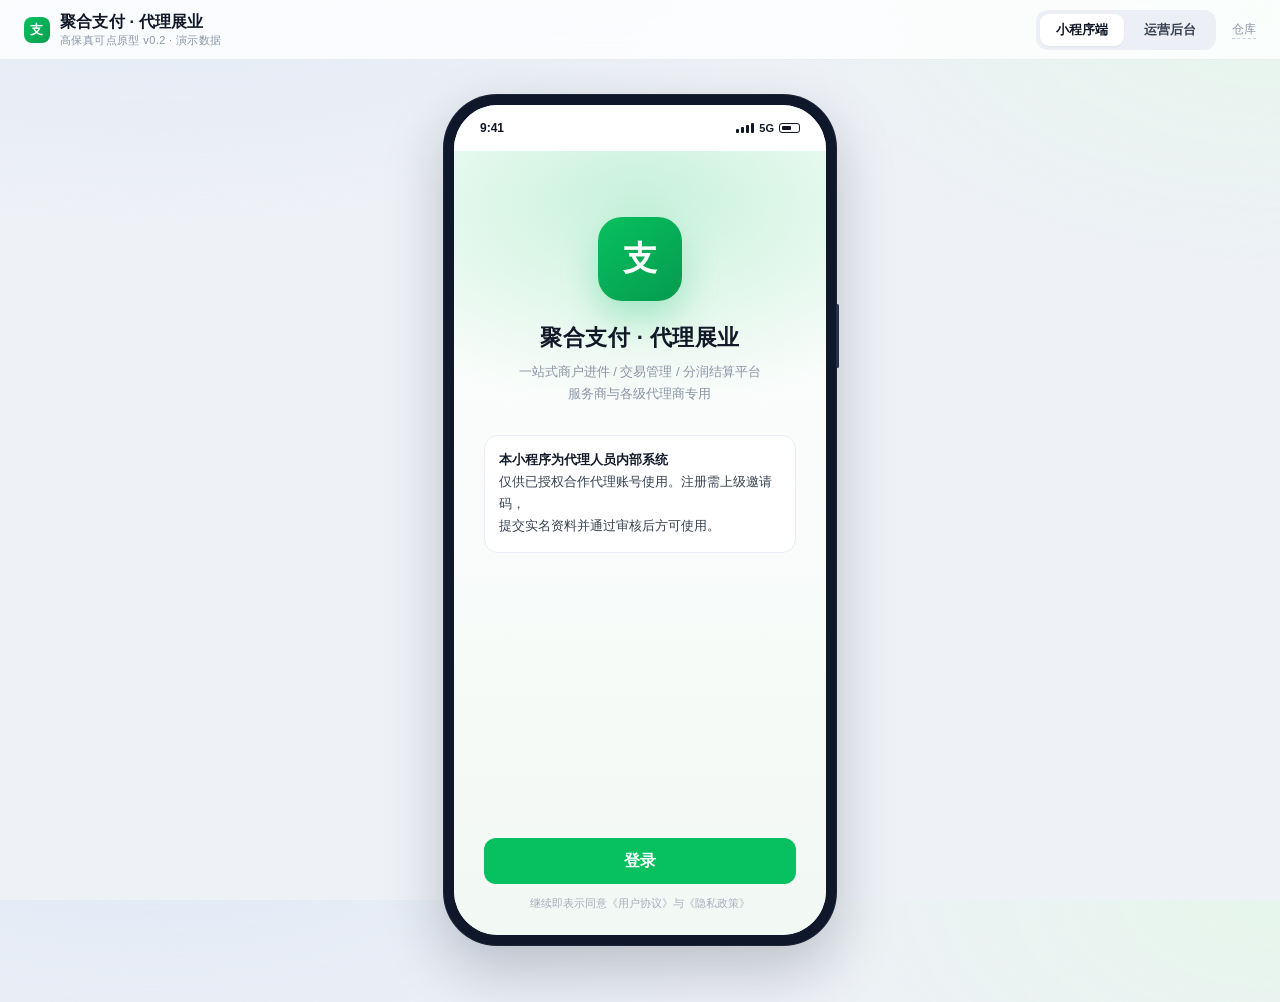
<file: index.html>
<!DOCTYPE html>
<html lang="zh-CN">
<head>
<meta charset="utf-8" />
<meta name="viewport" content="width=device-width, initial-scale=1, viewport-fit=cover" />
<title>聚合支付 · 代理商展业系统（小程序端原型 v0.2）</title>
<meta name="description" content="高保真可点原型 · 演示数据 · 非生产系统" />
<link rel="stylesheet" href="assets/style.css" />
<link rel="icon" href="data:image/svg+xml,<svg xmlns='http://www.w3.org/2000/svg' viewBox='0 0 32 32'><rect width='32' height='32' rx='8' fill='%2307c160'/><text x='16' y='22' font-size='16' text-anchor='middle' fill='white' font-family='sans-serif' font-weight='bold'>支</text></svg>" />
</head>
<body>

<header class="topbar">
  <div class="brand">
    <div class="brand-mark">支</div>
    <div>聚合支付 · 代理展业<small>高保真可点原型 v0.2 · 演示数据</small></div>
  </div>
  <div class="seg" role="tablist">
    <button aria-selected="true" onclick="location.href='index.html'">小程序端</button>
    <button aria-selected="false" onclick="location.href='admin.html'">运营后台</button>
  </div>
  <a class="ghlink" href="https://github.com/beautyccc/pay-proto-public" target="_blank" rel="noopener">仓库</a>
</header>

<main class="view active">
  <div class="phone-stage">
    <div class="device">
      <div class="screen">

        <div class="statusbar">
          <span>9:41</span>
          <span class="right">
            <span class="sig"><i></i><i></i><i></i><i></i></span>
            <span style="font-size:11px">5G</span>
            <span class="batt"></span>
          </span>
        </div>

        <!-- 统一导航栏，由 JS 按屏幕切换标题 -->
        <div class="navbar" id="navbar" style="display:none">
          <button class="back" id="backBtn" aria-label="返回">‹</button>
          <div class="title" id="navTitle">标题</div>
          <span class="act" id="navAct"></span>
        </div>

        <!-- ========== 1. 启动说明页 ========== -->
        <section class="mscreen active" id="m-splash" data-title="" data-nav="off" data-tab="">
          <div class="splash">
            <div class="logo-xl">支</div>
            <h1>聚合支付 · 代理展业</h1>
            <p class="sub">一站式商户进件 / 交易管理 / 分润结算平台<br />服务商与各级代理商专用</p>

            <div class="notice">
              <b>本小程序为代理人员内部系统</b><br />
              仅供已授权合作代理账号使用。注册需上级邀请码，<br />
              提交实名资料并通过审核后方可使用。
            </div>

            <div class="foot">
              <button class="btn" data-go="m-login">登录</button>
              <p>继续即表示同意《用户协议》与《隐私政策》</p>
            </div>
          </div>
        </section>

        <!-- ========== 2. 登录 ========== -->
        <section class="mscreen" id="m-login" data-title="" data-nav="off" data-tab="">
          <div class="login-wrap">
            <h2>账号登录</h2>
            <p class="hint">使用注册时的手机号与密码登录。<br />未注册？请扫描上级代理的邀请码。</p>
            <div class="login-form">
              <div class="field">
                <label>手机号</label>
                <input class="input" value="138****6621" placeholder="请输入手机号" />
              </div>
              <div class="field">
                <label>密码</label>
                <input class="input" type="password" value="········" placeholder="请输入密码" />
              </div>
              <div style="display:flex;justify-content:space-between;font-size:12px;color:#8a94a6">
                <label class="agree" style="margin:0"><input type="checkbox" checked /> 记住密码</label>
                <button type="button" class="link-quiet" data-locked="忘记密码功能将在后续版本开放">忘记密码</button>
              </div>
              <button class="btn" data-go="m-home">登录</button>
              <div class="divider-txt">或</div>
              <button class="btn ghost" data-go="m-register">我有邀请码，去注册</button>
            </div>
          </div>
        </section>

        <!-- ========== 3. 邀请码注册 + 实名 ========== -->
        <section class="mscreen" id="m-register" data-title="代理注册" data-nav="on" data-tab="">
          <div class="mp-body">
            <div class="banner danger" id="regBanner" hidden>
              <b>资料被驳回，请修改后重新提交</b>
              <ul id="regReasons"></ul>
              <p>仅被驳回项可修改，其余字段已锁定。提交后重新进入审核。</p>
            </div>

            <div class="note" id="regInviteNote" style="margin-bottom:12px">
              <span>🔒</span><span>邀请码已校验：来自 <b>云启支付 · 华东大区</b>。注册即提交实名资料，审核通过前不可见业务内容。</span>
            </div>

            <form id="regForm">
              <div class="form-sec">
                <h4>邀请码</h4>
                <div class="field">
                  <input class="input" value="YQ-8823-KL" readonly />
                </div>
              </div>

              <div class="form-sec">
                <h4>主体信息</h4>
                <div class="form-grid">
                  <div class="field">
                    <label>代理名称 <span class="req">*</span></label>
                    <input class="input" name="agentName" value="宁波海曙云拓服务部" data-lock />
                  </div>
                  <div class="row-2">
                    <div class="field"><label>姓名 <span class="req">*</span></label><input class="input" name="realName" value="王海涛" data-lock /></div>
                    <div class="field"><label>手机号 <span class="req">*</span></label><input class="input" name="phone" value="138 6621 0033" data-lock /></div>
                  </div>
                  <div class="row-2">
                    <div class="field"><label>身份证号 <span class="req">*</span></label><input class="input" name="idNo" value="3302**********3417" data-lock /></div>
                    <div class="field"><label>证件有效期</label><input class="input" value="2019-06-12 至 长期" data-lock /></div>
                  </div>
                  <div class="field" data-rejected-field="idPhoto">
                    <label>身份证照片 <span class="req">*</span> <span class="chip danger" id="idPhotoReject" hidden>需重新上传</span></label>
                    <div class="row-2">
                      <button type="button" class="upload" data-upload="人像面">人像面<br />点击上传</button>
                      <button type="button" class="upload" data-upload="国徽面">国徽面<br />点击上传</button>
                    </div>
                  </div>
                </div>
              </div>

              <div class="form-sec">
                <h4>结算账户</h4>
                <div class="form-grid">
                  <div class="row-2">
                    <div class="field"><label>结算银行 <span class="req">*</span></label><input class="input" name="bank" value="招商银行" data-lock /></div>
                    <div class="field"><label>开户支行</label><input class="input" name="branch" value="宁波海曙支行" data-lock /></div>
                  </div>
                  <div class="field"><label>银行卡号 <span class="req">*</span></label><input class="input" name="cardNo" value="6225 **** **** 8899" data-lock /></div>
                  <div class="field" data-rejected-field="cardPhoto">
                    <label>结算卡照片 <span class="req">*</span> <span class="chip danger" id="cardPhotoReject" hidden>需重新上传</span></label>
                    <button type="button" class="upload" data-upload="结算卡">点击上传</button>
                  </div>
                </div>
              </div>

              <label class="agree" style="margin:2px 0 14px">
                <input type="checkbox" checked />
                <span>我已阅读并同意《用户协议》《数字证书服务协议》，并授权平台为办理支付业务向收单机构提交上述资料。</span>
              </label>

              <button class="btn" type="submit" id="regSubmit">提交审核</button>
              <p class="tiny-center" id="regHint">提交后进入实名审核，预计 1 个工作日</p>
            </form>
          </div>
        </section>

        <!-- ========== 4. 实名审核（三态） ========== -->
        <section class="mscreen" id="m-pending" data-title="实名审核" data-nav="on" data-tab="">
          <div class="mp-body" id="pendingBody"></div>
        </section>

        <!-- ========== 5. 首页看板 ========== -->
        <section class="mscreen" id="m-home" data-title="首页" data-nav="off" data-tab="home">
          <div class="mp-body" style="padding-top:12px">
            <div class="greet">
              <div class="avatar">云启</div>
              <div>
                <div class="name">王海涛 · 云启支付</div>
                <div class="meta"><span class="dot-live"></span>已实名 · 华东大区 · 编号 A0182</div>
              </div>
              <button type="button" class="bell" data-locked="公告中心将在后续版本开放">🔔<i></i></button>
            </div>

            <div class="range">
              <button class="on">今天</button>
              <button>昨天</button>
              <button>近 30 天</button>
              <button data-locked="自定义日期将在后续版本开放">更多 ▾</button>
            </div>

            <div class="kpi-hero">
              <div class="k">交易金额（元）</div>
              <div class="v">1,286,430<small>.00</small></div>
              <div class="trend">▲ 12.4% <span style="color:rgba(255,255,255,.55)">较昨日 · 3,142 笔</span></div>
            </div>

            <div class="kpi-grid">
              <div class="kpi"><div class="k">新增商户</div><div class="v">12 <small>户</small></div></div>
              <div class="kpi"><div class="k">新增门店</div><div class="v">26 <small>家</small></div></div>
              <div class="kpi"><div class="k">新增伙伴</div><div class="v">3 <small>家</small></div></div>
              <div class="kpi"><div class="k">新增收益</div><div class="v">4,286<small>.35 元</small></div></div>
            </div>

            <button type="button" class="notice-bar" data-locked="公告中心将在后续版本开放">
              <span class="tag">公告</span>
              <span>易生通道一期已接入，进件功能灰度开放中</span>
            </button>

            <div class="sec-title"><h3>常用功能</h3><span>3 项即将开放</span></div>
            <div class="card card-pad">
              <div class="grid-4">
                <a href="javascript:;" class="grid-item primary" data-go="m-mchnew"><span class="ico">＋</span>新增商户<i class="rec">推荐</i></a>
                <a href="javascript:;" data-go="m-merchants"><span class="ico">🏪</span>商户管理</a>
                <a href="javascript:;" class="is-locked" aria-disabled="true" data-locked="代理邀请将在后续版本开放"><span class="ico">🎟️</span>邀请代理<i class="lock">即将开放</i></a>
                <a href="javascript:;" class="is-locked" aria-disabled="true" data-locked="代理管理将在后续版本开放"><span class="ico">👥</span>代理管理<i class="lock">即将开放</i></a>
                <a href="javascript:;" data-go="m-qr"><span class="ico">▣</span>终端管理</a>
                <a href="javascript:;" data-go="m-tx"><span class="ico">📈</span>交易查询</a>
                <a href="javascript:;" data-go="m-revenue"><span class="ico">💰</span>收益查询</a>
                <a href="javascript:;" class="is-locked" aria-disabled="true" data-locked="展业物料将在后续版本开放"><span class="ico">📣</span>展业支持<i class="lock">即将开放</i></a>
              </div>
            </div>
            <p class="tiny-center">未开放入口保留展示，点击仅提示，不跳转。</p>
          </div>
        </section>

        <!-- ========== 6. 商户列表 ========== -->
        <section class="mscreen" id="m-merchants" data-title="商户管理" data-nav="off" data-tab="mch">
          <div class="mp-body" style="padding-top:12px">
            <div class="search-row">
              <input class="input" id="mchSearch" placeholder="搜索商户名称 / 商户号" style="height:38px;padding:0 12px;font-size:13px" />
              <button class="btn sm" data-go="m-mchnew" style="height:38px">＋ 新增</button>
            </div>
            <div class="tabs" id="mchTabs">
              <button class="on" data-status="all">全部</button>
              <button data-status="review">审核中</button>
              <button data-status="rejected">已驳回</button>
              <button data-status="stopped">已停用</button>
            </div>
            <div id="mchList"></div>
          </div>
        </section>

        <!-- ========== 7. 商户进件 ========== -->
        <section class="mscreen" id="m-mchnew" data-title="新增商户" data-nav="on" data-tab="">
          <div class="mp-body">
            <div class="banner danger" id="mchnewBanner" hidden></div>

            <div class="sec-title" style="margin-top:2px"><h3>选择进件通道</h3><span>一期已接入 3 家</span></div>
            <div class="ch-list" id="mchChannelList">
              <div class="ch-card on" data-ch="ys">
                <div class="ch-logo y">银盛</div>
                <div>
                  <div class="cn">银盛支付 <span class="chip ok">可注册</span></div>
                  <div class="cd">微信 / 支付宝 / 云闪付 / 刷卡 · 支持分账与批量代付</div>
                </div>
              </div>
              <div class="ch-card" data-ch="lkl">
                <div class="ch-logo l">拉卡</div>
                <div>
                  <div class="cn">拉卡拉 <span class="chip ok">可注册</span></div>
                  <div class="cd">微信 / 支付宝 / 云闪付 / 刷卡 · 分账 + 代付</div>
                </div>
              </div>
              <div class="ch-card" data-ch="yspay">
                <div class="ch-logo e">易生</div>
                <div>
                  <div class="cn">易生支付 <span class="chip blue">试运行</span></div>
                  <div class="cd">微信 / 支付宝 / 云闪付 · 分账能力待验证</div>
                </div>
              </div>
              <div class="ch-card off" data-locked="该通道已暂停新增，请选择其他通道">
                <div class="ch-logo a">支付</div>
                <div>
                  <div class="cn">支付宝大额 <span class="chip line">暂停新增</span></div>
                  <div class="cd">仅支付宝（含花呗 / 信用卡）· 单笔限额高、费率 0.6%</div>
                </div>
              </div>
            </div>

            <div class="sec-title"><h3>商户类型</h3></div>
            <div class="card card-pad" style="display:flex;gap:10px">
              <label class="ch-card on" style="flex:1;padding:11px"><input type="radio" name="mt" checked style="margin-right:8px" />个人小微</label>
              <label class="ch-card" style="flex:1;padding:11px"><input type="radio" name="mt" style="margin-right:8px" />个体工商户</label>
            </div>
            <p style="font-size:11px;color:#8a94a6;margin:7px 2px 0">公司企业单位暂不开放（范围说明书 §2.2）</p>

            <div class="form-sec" style="margin-top:14px">
              <h4>主体资料</h4>
              <div class="form-grid">
                <div class="field">
                  <label>手机号 <span class="req">*</span></label>
                  <div class="input-unit"><input class="input" value="138 6621 0033" /><span style="color:#07c160">已实名 ✓</span></div>
                  <p style="font-size:10.5px;color:#8a94a6">调用通道「运营商手机号认证」，自动带出实名信息</p>
                </div>
                <div class="field"><label>商户名称 <span class="req">*</span></label><input class="input" name="mchName" data-mch-field="name" value="味知香卤味店" /></div>
                <div class="field"><label>经营地址 <span class="req">*</span></label><input class="input" data-mch-field="address" value="浙江省宁波市海曙区中山西路 188 号 1-3" /></div>
                <div class="row-2">
                  <div class="field"><label>经营类目</label><input class="input" value="餐饮服务 / 熟食" /></div>
                  <div class="field" data-rejected-field="shopPhoto"><label>门头照 <span class="req">*</span> <span class="chip danger" id="shopPhotoReject" hidden>需重新上传</span></label><button type="button" class="upload compact" data-upload="门头照" data-mch-field="shopPhoto">上传</button></div>
                </div>
              </div>
            </div>

            <div class="form-sec">
              <h4>结算账户</h4>
              <div class="form-grid">
                <div class="field"><label>结算方式</label><input class="input" value="对私 · 经营者本人储蓄卡" /></div>
                <div class="field"><label>银行卡号 <span class="req">*</span></label><input class="input" value="6214 **** **** 6621" /></div>
              </div>
            </div>

            <div class="form-sec">
              <h4>电子签名</h4>
              <div class="sign-box">手写签名区域（签署《特约商户支付服务协议》）</div>
            </div>

            <button class="btn" id="submitMch">提交进件</button>
            <div class="demo-inline" id="mchDemoWrap" hidden>
              <span>演示异常</span>
              <select id="mchDemoMode">
                <option value="normal">正常提交</option>
                <option value="timeout">模拟提交超时（结果确认中）</option>
              </select>
            </div>
            <p class="tiny-center">提交后进入「进件 / 签约 / 报备」三态流程</p>
          </div>
        </section>

        <!-- ========== 8. 商户详情（按商户渲染） ========== -->
        <section class="mscreen" id="m-mchdetail" data-title="商户详情" data-nav="on" data-tab="">
          <div class="mp-body" id="mchDetailBody"></div>
        </section>

        <!-- ========== 9. 门店管理（MP-40/41） ========== -->
        <section class="mscreen" id="m-stores" data-title="门店管理" data-nav="on" data-tab="">
          <div class="mp-body">
            <div class="page-lead">
              <div><b>门店列表</b><p>门店是码牌出图的前置；一个商户可绑定多家门店。</p></div>
              <button class="btn sm" id="storeAddBtn" data-act="store-add">＋ 新增门店</button>
            </div>
            <div class="search-row">
              <input class="input" id="storeSearch" placeholder="搜索门店名称 / 地址" style="height:36px;font-size:12.5px" />
              <select class="select" id="storeMerchantFilter" style="height:36px;max-width:132px;font-size:12px"></select>
            </div>
            <div class="demo-state" data-state-for="m-stores">
              <span>演示状态</span>
              <button data-state="default" class="on">默认</button>
              <button data-state="loading">加载</button>
              <button data-state="empty">空</button>
              <button data-state="error">错误</button>
            </div>
            <div id="storeList"></div>
          </div>
        </section>

        <!-- ========== 10. 交易查询（MP-60/61/62） ========== -->
        <section class="mscreen" id="m-tx" data-title="交易查询" data-nav="on" data-tab="">
          <div class="mp-body">
            <div class="demo-state" data-state-for="m-tx">
              <span>演示状态</span>
              <button data-state="default" class="on">默认</button>
              <button data-state="loading">加载</button>
              <button data-state="empty">空</button>
              <button data-state="error">错误</button>
            </div>

            <div class="filter-card">
              <div class="filter-grid">
                <label>日期
                  <select class="select" id="txRange">
                    <option value="today">今天</option>
                    <option value="7d" selected>近 7 天</option>
                    <option value="30d">近 30 天</option>
                  </select>
                </label>
                <label>商户
                  <select class="select" id="txMerchant"><option value="all">全部商户</option></select>
                </label>
                <label>门店
                  <select class="select" id="txStore"><option value="all">全部门店</option></select>
                </label>
                <label>通道
                  <select class="select" id="txChannel">
                    <option value="all">全部通道</option><option>银盛</option><option>拉卡拉</option><option>易生</option>
                  </select>
                </label>
                <label>支付方式
                  <select class="select" id="txPay">
                    <option value="all">全部方式</option><option>微信</option><option>支付宝</option><option>云闪付</option><option>刷卡</option>
                  </select>
                </label>
                <label>状态
                  <select class="select" id="txStatus">
                    <option value="all">全部状态</option><option>成功</option><option>退款</option><option>处理中</option>
                  </select>
                </label>
              </div>
              <div class="search-row" style="margin-top:8px">
                <input class="input" id="txKeyword" placeholder="订单号 / 商户号" style="height:34px;font-size:12px" />
                <button class="btn sm ghost" id="txReset" style="height:34px">重置</button>
              </div>
            </div>

            <div class="sum-bar" id="txSummary"></div>
            <div id="txList"></div>
          </div>
        </section>

        <!-- ========== 11. 码牌出图（MP-50/51/52/53） ========== -->
        <section class="mscreen" id="m-qr" data-title="码牌生成" data-nav="on" data-tab="">
          <div class="mp-body">
            <div class="demo-state" data-state-for="m-qr">
              <span>演示状态</span>
              <button data-state="default" class="on">默认</button>
              <button data-state="loading">加载</button>
              <button data-state="empty">空</button>
              <button data-state="error">错误</button>
            </div>
            <div id="qrStateBox"></div>

            <div id="qrBody">
            <div class="steps" id="qrSteps">
              <div class="step on"><i>1</i><span>选商户</span></div>
              <div class="step"><i>2</i><span>选模板</span></div>
              <div class="step"><i>3</i><span>生成下载</span></div>
            </div>

            <div class="card card-pad" id="qrMerchantCard"></div>
            <div class="card card-pad" id="qrStoreCard" style="margin-top:9px"></div>

            <div class="sec-title"><h3>选择模板</h3><span>3 种样式</span></div>
            <div class="qr-templates" id="qrTemplates"></div>

            <div class="sec-title"><h3>预览</h3><span id="qrPreviewMeta">立牌 · 105 × 148 mm</span></div>
            <div class="qr-preview-wrap"><div class="qr-card" id="qrPreview"></div></div>

            <div class="qr-actions">
              <button class="btn" id="qrSaveBtn" data-act="qr-save">保存到相册</button>
              <button class="btn ghost" id="qrDownloadBtn" data-act="qr-download">下载 PNG</button>
            </div>
            <div class="qr-sub-actions">
              <button class="link-quiet" id="qrRecordsBtn" data-act="qr-records">生成记录</button>
              <span>·</span>
              <span>系统仅负责出图，不做库存 / SN</span>
            </div>

            <div class="sec-title"><h3>最近生成</h3></div>
            <div id="qrRecords"></div>
            </div>
          </div>
        </section>

        <!-- ========== 12. 收益 ========== -->
        <section class="mscreen" id="m-revenue" data-title="收益" data-nav="off" data-tab="rev">
          <div class="mp-body" style="padding-top:12px">
            <div class="balance-hero">
              <div class="k">可提现总额（已开通科目合计）</div>
              <div class="v" id="revTotal">128,430<small>.50 元</small></div>
              <div style="display:flex;gap:10px;margin-top:14px">
                <button class="btn sm" style="background:#07c160;color:#fff;flex:1" data-go="m-withdraw">提现</button>
                <button class="btn sm ghost" id="revDetailBtn" style="flex:1;background:rgba(255,255,255,.1);border-color:rgba(255,255,255,.18);color:#fff">收益明细</button>
              </div>
            </div>

            <div class="sec-title"><h3>六科目余额</h3><span>各自独立提现</span></div>
            <div class="card card-pad" style="padding-top:4px;padding-bottom:4px" id="revSubjects"></div>

            <div class="sec-title" id="revFlowTitle"><h3>最近流水</h3><span>点击科目可查看说明</span></div>
            <div class="card card-pad" style="padding-top:2px">
              <div class="tx">
                <div class="ti" style="background:#e8f8ef;color:#067a43">日</div>
                <div><div class="tn">日结分润 · 11-10 账期</div><div class="td">412 笔交易 · 对账无误</div></div>
                <div class="tv" style="color:#067a43">+1,286.40</div>
              </div>
              <div class="tx">
                <div class="ti" style="background:#eef3ff;color:#1d4ed8">分</div>
                <div><div class="tn">下级分成 · 悦刻便利店</div><div class="td">A0187 · 11-10</div></div>
                <div class="tv" style="color:#067a43">+186.20</div>
              </div>
              <div class="tx">
                <div class="ti" style="background:#fdeeee;color:#b91c1c">退</div>
                <div><div class="tn">退款冲减 · 味知香卤味店</div><div class="td">订单 T2026110900128</div></div>
                <div class="tv" style="color:#b91c1c">−24.60</div>
              </div>
            </div>
          </div>
        </section>

        <!-- ========== 13. 提现 ========== -->
        <section class="mscreen" id="m-withdraw" data-title="提现" data-nav="on" data-tab="">
          <div class="mp-body">
            <div id="wdUnknown"></div>

            <div class="amount-box">
              <div class="subject-chips" id="wdSubjects"></div>
              <div class="amount-label">提现金额（元）</div>
              <div class="amount-input">
                <b>¥</b><input id="wdAmount" inputmode="decimal" value="5000" autocomplete="off" />
              </div>
              <div class="amount-meta">
                <span id="wdAvail">可提现 62,180.20 元</span>
                <button type="button" class="link-quiet green" id="wdAll">全部提现</button>
              </div>
              <p class="field-err" id="wdErr"></p>

              <div class="calc">
                <div class="r"><span>提现手续费 <span class="chip line">费率待确认</span></span><b id="wdFee">403.00</b></div>
                <div class="r"><span>计费规则</span><span style="font-size:11px">8% + 3 元/笔（演示）</span></div>
                <div class="r total"><span>预计到账</span><b id="wdNet">4,597.00</b></div>
              </div>
            </div>

            <div class="sec-title"><h3>提现方式</h3><span id="wdAccountHint"></span></div>
            <div class="card card-pad" id="wdAccountCard"></div>

            <div class="note" style="margin-top:12px">
              <span>ℹ️</span>
              <span>提现走通道「批量代付」，预计 <b>T+1 到账</b>。单笔最低 100 元，最高 20,000 元（参数后台可配）；需运营人工审批后发起代付。</span>
            </div>

            <button class="btn" style="margin-top:14px" id="wdSubmit">提交提现申请</button>

            <div class="demo-inline">
              <span>演示异常</span>
              <select id="wdDemoMode">
                <option value="normal">正常提交</option>
                <option value="timeout">模拟提交超时（结果未知）</option>
                <option value="zero">模拟科目零余额（切到分成奖励）</option>
              </select>
            </div>

            <div class="sec-title"><h3>提现记录</h3><span>点击记录查看原因</span></div>
            <div id="wdRecords"></div>
          </div>
        </section>

        <!-- ========== 14. 我的（MP-120～127） ========== -->
        <section class="mscreen" id="m-mine" data-title="我的" data-nav="off" data-tab="mine">
          <div class="mp-body" style="padding-top:12px">
            <div class="demo-state" data-state-for="m-mine">
              <span>演示状态</span>
              <button data-state="default" class="on">默认</button>
              <button data-state="loading">加载</button>
              <button data-state="empty" disabled title="我的页无列表，空态不适用">空 N/A</button>
              <button data-state="error">错误</button>
              <button data-state="rejected">驳回</button>
              <button data-state="stopped">停用</button>
            </div>
            <div id="mineBody"></div>
          </div>
        </section>

        <!-- ========== 15. 个人资料（MP-120 + MP-122 合并） ========== -->
        <section class="mscreen" id="m-profile" data-title="个人资料" data-nav="on" data-tab="">
          <div class="mp-body">
            <div id="profileBody"></div>
          </div>
        </section>

        <!-- tabbar -->
        <nav class="tabbar" id="tabbar" style="display:none">
          <a href="javascript:;" data-go="m-home" data-tab="home"><span class="ti">⌂</span>首页</a>
          <a href="javascript:;" data-go="m-merchants" data-tab="mch"><span class="ti">▤</span>商户</a>
          <a href="javascript:;" data-go="m-revenue" data-tab="rev"><span class="ti">◔</span>收益</a>
          <a href="javascript:;" data-go="m-mine" data-tab="mine"><span class="ti">☺</span>我的</a>
        </nav>

        <div class="toast" id="toast"></div>

        <!-- 底部抽屉 / 确认弹窗 -->
        <div class="sheet-mask" id="sheetMask" hidden>
          <div class="sheet" id="sheet" role="dialog" aria-modal="true" aria-labelledby="sheetTitle"></div>
        </div>
      </div>
    </div>
  </div>
</main>

<script src="assets/money.js"></script>
<script src="assets/mobile.js"></script>
</body>
</html>
</file>
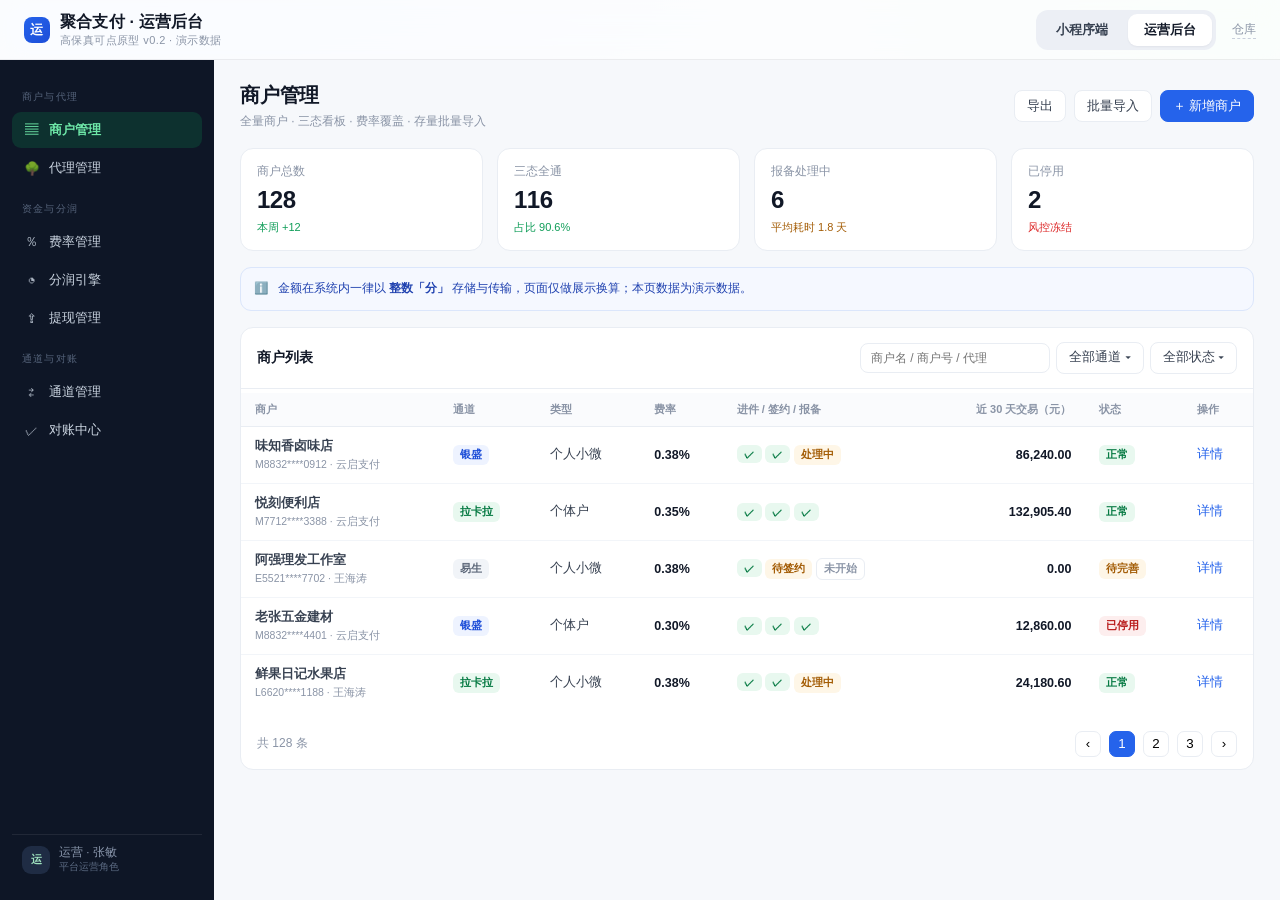
<file: admin.html>
<!DOCTYPE html>
<html lang="zh-CN">
<head>
<meta charset="utf-8" />
<meta name="viewport" content="width=device-width, initial-scale=1" />
<title>聚合支付 · 运营后台（Web 端原型 v0.2）</title>
<meta name="description" content="高保真可点原型 · 演示数据 · 非生产系统" />
<link rel="stylesheet" href="assets/style.css" />
<link rel="icon" href="data:image/svg+xml,<svg xmlns='http://www.w3.org/2000/svg' viewBox='0 0 32 32'><rect width='32' height='32' rx='8' fill='%232563eb'/><text x='16' y='22' font-size='16' text-anchor='middle' fill='white' font-family='sans-serif' font-weight='bold'>运</text></svg>" />
</head>
<body>

<header class="topbar">
  <div class="brand">
    <div class="brand-mark" style="background:linear-gradient(135deg,#2563eb,#1d4ed8)">运</div>
    <div>聚合支付 · 运营后台<small>高保真可点原型 v0.2 · 演示数据</small></div>
  </div>
  <div class="seg" role="tablist">
    <button aria-selected="false" onclick="location.href='index.html'">小程序端</button>
    <button aria-selected="true" onclick="location.href='admin.html'">运营后台</button>
  </div>
  <a class="ghlink" href="https://github.com/beautyccc/pay-proto-public" target="_blank" rel="noopener">仓库</a>
</header>

<div class="admin">
  <aside class="side">
    <div class="grp">商户与代理</div>
    <a href="javascript:;" class="on" data-page="p-merchants"><span class="si">▤</span>商户管理</a>
    <a href="javascript:;" data-page="p-agents"><span class="si">🌳</span>代理管理</a>
    <div class="grp">资金与分润</div>
    <a href="javascript:;" data-page="p-rates"><span class="si">％</span>费率管理</a>
    <a href="javascript:;" data-page="p-profit"><span class="si">◔</span>分润引擎</a>
    <a href="javascript:;" data-page="p-withdrawals"><span class="si">⇪</span>提现管理</a>
    <div class="grp">通道与对账</div>
    <a href="javascript:;" data-page="p-channels"><span class="si">⇄</span>通道管理</a>
    <a href="javascript:;" data-page="p-recon"><span class="si">✓</span>对账中心</a>
    <div class="me">
      <span class="av">运</span>
      <span>运营 · 张敏<br /><span style="font-size:10px;color:#5b6a82">平台运营角色</span></span>
    </div>
  </aside>

  <main class="main">

    <!-- ========== 商户管理 ========== -->
    <section class="admin-page active" id="p-merchants">
      <div class="page-head">
        <div>
          <h2>商户管理</h2>
          <div class="desc">全量商户 · 三态看板 · 费率覆盖 · 存量批量导入</div>
        </div>
        <div class="actions">
          <button class="btn-xs" id="mchExport">导出</button>
          <button class="btn-xs" data-locked="批量导入将于 v0.3 开放">批量导入</button>
          <button class="btn-xs primary" id="mchAdd">＋ 新增商户</button>
        </div>
      </div>

      <div class="stats">
        <div class="stat"><div class="k">商户总数</div><div class="v">128</div><div class="d">本周 +12</div></div>
        <div class="stat"><div class="k">三态全通</div><div class="v">116</div><div class="d">占比 90.6%</div></div>
        <div class="stat"><div class="k">报备处理中</div><div class="v">6</div><div class="d" style="color:#a35c05">平均耗时 1.8 天</div></div>
        <div class="stat"><div class="k">已停用</div><div class="v">2</div><div class="d down">风控冻结</div></div>
      </div>

      <div class="note blue">
        <span>ℹ️</span>
        <span>金额在系统内一律以 <b>整数「分」</b> 存储与传输，页面仅做展示换算；本页数据为演示数据。</span>
      </div>

      <div class="panel">
        <div class="panel-head">
          <h3>商户列表</h3>
          <div class="tools">
            <input class="search" placeholder="商户名 / 商户号 / 代理" />
            <button class="btn-xs">全部通道 ▾</button>
            <button class="btn-xs">全部状态 ▾</button>
          </div>
        </div>
        <div class="panel-body">
          <div class="table-scroll">
          <table class="tbl">
            <thead>
              <tr>
                <th>商户</th><th>通道</th><th>类型</th><th>费率</th>
                <th>进件 / 签约 / 报备</th><th style="text-align:right">近 30 天交易（元）</th><th>状态</th><th>操作</th>
              </tr>
            </thead>
            <tbody>
              <tr>
                <td><b>味知香卤味店</b><div class="sub">M8832****0912 · 云启支付</div></td>
                <td><span class="chip blue">银盛</span></td>
                <td>个人小微</td>
                <td class="num">0.38%</td>
                <td><span class="chip ok">✓</span> <span class="chip ok">✓</span> <span class="chip warn">处理中</span></td>
                <td class="num" style="text-align:right">86,240.00</td>
                <td><span class="chip ok">正常</span></td>
                <td><a class="link" href="javascript:;" data-page="p-mchdetail">详情</a></td>
              </tr>
              <tr>
                <td><b>悦刻便利店</b><div class="sub">M7712****3388 · 云启支付</div></td>
                <td><span class="chip ok">拉卡拉</span></td>
                <td>个体户</td>
                <td class="num">0.35%</td>
                <td><span class="chip ok">✓</span> <span class="chip ok">✓</span> <span class="chip ok">✓</span></td>
                <td class="num" style="text-align:right">132,905.40</td>
                <td><span class="chip ok">正常</span></td>
                <td><a class="link" href="javascript:;" data-page="p-mchdetail">详情</a></td>
              </tr>
              <tr>
                <td><b>阿强理发工作室</b><div class="sub">E5521****7702 · 王海涛</div></td>
                <td><span class="chip">易生</span></td>
                <td>个人小微</td>
                <td class="num">0.38%</td>
                <td><span class="chip ok">✓</span> <span class="chip warn">待签约</span> <span class="chip line">未开始</span></td>
                <td class="num" style="text-align:right">0.00</td>
                <td><span class="chip warn">待完善</span></td>
                <td><a class="link" href="javascript:;" data-page="p-mchdetail">详情</a></td>
              </tr>
              <tr>
                <td><b>老张五金建材</b><div class="sub">M8832****4401 · 云启支付</div></td>
                <td><span class="chip blue">银盛</span></td>
                <td>个体户</td>
                <td class="num">0.30%</td>
                <td><span class="chip ok">✓</span> <span class="chip ok">✓</span> <span class="chip ok">✓</span></td>
                <td class="num" style="text-align:right">12,860.00</td>
                <td><span class="chip danger">已停用</span></td>
                <td><a class="link" href="javascript:;" data-page="p-mchdetail">详情</a></td>
              </tr>
              <tr>
                <td><b>鲜果日记水果店</b><div class="sub">L6620****1188 · 王海涛</div></td>
                <td><span class="chip ok">拉卡拉</span></td>
                <td>个人小微</td>
                <td class="num">0.38%</td>
                <td><span class="chip ok">✓</span> <span class="chip ok">✓</span> <span class="chip warn">处理中</span></td>
                <td class="num" style="text-align:right">24,180.60</td>
                <td><span class="chip ok">正常</span></td>
                <td><a class="link" href="javascript:;" data-page="p-mchdetail">详情</a></td>
              </tr>
            </tbody>
          </table>
          </div>
        </div>
        <div class="pager">
          <span>共 128 条</span>
          <span style="margin-left:auto"></span>
          <button class="pg">‹</button><button class="pg on">1</button><button class="pg">2</button><button class="pg">3</button><button class="pg">›</button>
        </div>
      </div>
    </section>

    <!-- ========== 商户详情 ========== -->
    <section class="admin-page" id="p-mchdetail">
      <div class="page-head">
        <div>
          <h2>味知香卤味店 <span class="chip warn" style="vertical-align:3px">报备处理中</span></h2>
          <div class="desc">M8832****0912 · 银盛 · 个人小微 · 归属代理 云启支付 / 王海涛</div>
        </div>
        <div class="actions">
          <button class="btn-xs" data-page="p-merchants">← 返回列表</button>
          <button class="btn-xs">资料补传</button>
          <button class="btn-xs">调整费率</button>
          <button class="btn-xs primary">停用商户</button>
        </div>
      </div>

      <div class="stats">
        <div class="stat"><div class="k">近 30 天交易</div><div class="v">86,240<small>元</small></div><div class="d">412 笔</div></div>
        <div class="stat"><div class="k">商户费率</div><div class="v">0.38<small>%</small></div><div class="d">成本 0.20% · 毛利 0.18%</div></div>
        <div class="stat"><div class="k">待结算</div><div class="v">1,286<small>元</small></div><div class="d">T+1 结算</div></div>
        <div class="stat"><div class="k">门店 / 终端</div><div class="v">1 / 1</div><div class="d">码牌已生成</div></div>
      </div>

      <div style="display:grid;grid-template-columns:1.15fr .85fr;gap:16px">
        <div class="panel">
          <div class="panel-head"><h3>三态流程（逐通道）</h3><div class="tools"><span class="chip blue">银盛</span></div></div>
          <div class="panel-body pad">
            <div class="tri">
              <div class="step done"><div class="st">进件</div><div class="sv">✓ 已通过</div><div style="font-size:10px;color:#8a94a6;margin-top:4px">11-09 14:22</div></div>
              <div class="step done"><div class="st">签约</div><div class="sv">✓ 已签约</div><div style="font-size:10px;color:#8a94a6;margin-top:4px">11-09 16:05</div></div>
              <div class="step wait"><div class="st">报备</div><div class="sv">● 处理中</div><div style="font-size:10px;color:#8a94a6;margin-top:4px">预计 11-12</div></div>
            </div>
            <div class="timeline" style="margin-top:16px">
              <div class="tl-item done"><span class="tl-dot"></span><div><div class="tl-t">进件审核通过</div><div class="tl-d">银盛 · 资料齐全 · 商户号已下发</div></div></div>
              <div class="tl-item done"><span class="tl-dot"></span><div><div class="tl-t">电子合同签署完成</div><div class="tl-d">商户扫码签署 · 费率 0.38%</div></div></div>
              <div class="tl-item now"><span class="tl-dot"></span><div><div class="tl-t">微信 / 支付宝报备中</div><div class="tl-d">通道代办，平台无需对接</div></div></div>
            </div>
          </div>
        </div>

        <div class="panel">
          <div class="panel-head"><h3>操作日志</h3></div>
          <div class="panel-body pad" style="font-size:12px;color:#5b6678;line-height:2">
            <div>11-09 16:05 · 张敏 · 签约状态回填</div>
            <div>11-09 14:22 · 系统 · 进件结果回调</div>
            <div>11-09 11:40 · 王海涛 · 提交进件资料</div>
            <div>11-09 11:38 · 王海涛 · 新建商户</div>
            <div style="margin-top:10px;font-size:11px;color:#8a94a6">全量记录关键操作，支持审计导出</div>
          </div>
        </div>
      </div>
    </section>

    <!-- ========== 代理管理（AD-10~15） ========== -->
    <section class="admin-page" id="p-agents">
      <div class="page-head">
        <div>
          <h2>代理管理</h2>
          <div class="desc">全平台代理树 · 层级关系 · 费率配置 · 状态管理</div>
        </div>
        <div class="actions">
          <button class="btn-xs" id="agentExport">导出</button>
          <button class="btn-xs primary" id="agentAdd">＋ 新增代理</button>
        </div>
      </div>

      <div class="stats" id="agentStats"></div>

      <div class="tabs page-tabs" id="agentTabs">
        <button class="on" data-tab="tree">代理树</button>
        <button data-tab="pending">待审核 <span class="tab-badge" id="agentPendingBadge">3</span></button>
      </div>

      <div class="demo-state" data-state-for="p-agents">
        <span>演示状态</span>
        <button data-state="default" class="on">默认</button>
        <button data-state="loading">加载</button>
        <button data-state="empty">空</button>
        <button data-state="error">错误</button>
      </div>

      <div class="agents-layout" id="agentTreeWrap">
        <div class="panel agent-tree-panel">
          <div class="panel-head">
            <h3>代理树</h3>
            <div class="tools"><span class="chip line">最多 3 级（可配）</span></div>
          </div>
          <div class="tree-toolbar">
            <input class="search" id="agentSearch" placeholder="代理名称 / 编号" />
            <select class="btn-xs" id="agentStatusFilter">
              <option value="all">全部状态</option>
              <option value="normal">正常</option>
              <option value="pending">审核中</option>
              <option value="stopped">已停用</option>
            </select>
            <button class="btn-xs icon" id="agentExpandAll" title="展开全部">⊞</button>
            <button class="btn-xs icon" id="agentCollapseAll" title="收起全部">⊟</button>
          </div>
          <div class="tree" id="agentTree" tabindex="0" aria-label="代理树"></div>
          <div class="tree-foot" id="agentTreeFoot">默认选中根节点；↑↓ 移动，→ 展开，← 收起，Enter 打开详情。</div>
        </div>
        <div class="panel agent-detail" id="agentDetail"></div>
      </div>
      <div class="drawer-mask" id="agentDrawerMask" hidden></div>

      <div class="panel" id="agentPendingPanel" hidden>
        <div class="panel-head">
          <h3>注册待审核</h3>
          <div class="tools"><span class="chip warn">3 笔待处理</span></div>
        </div>
        <div class="panel-body">
          <div class="table-scroll">
            <table class="tbl">
              <thead><tr><th>代理 / 编号</th><th>上级</th><th>层级</th><th>提交时间</th><th>资料</th><th>状态</th><th>操作</th></tr></thead>
              <tbody id="agentPendingBody"></tbody>
            </table>
          </div>
        </div>
      </div>
    </section>

    <!-- ========== 费率管理 ========== -->
    <section class="admin-page" id="p-rates">
      <div class="page-head">
        <div>
          <h2>费率管理</h2>
          <div class="desc">通道成本 × 支付方式 × 行业类目 · 逐级加价 · 变更留痕</div>
        </div>
        <div class="actions">
          <button class="btn-xs">费率变更记录</button>
          <button class="btn-xs primary">＋ 新增费率</button>
        </div>
      </div>

      <div class="note">
        <span>⚠️</span>
        <span>核心规则：<b>子级费率 ≥ 上级给它的成本</b>，否则亏本，系统拦截；费率变更<b>不追溯</b>，按交易发生时费率计算。</span>
      </div>

      <div class="panel">
        <div class="panel-head">
          <h3>费率矩阵</h3>
          <div class="tools"><button class="btn-xs">银盛 ▾</button><button class="btn-xs">全部类目 ▾</button></div>
        </div>
        <div class="panel-body">
          <div class="table-scroll">
          <table class="rate-matrix">
            <thead>
              <tr><th>支付方式</th><th>通道成本</th><th>商户报价</th><th>本层毛利</th><th>代理成本价</th><th>生效时间</th></tr>
            </thead>
            <tbody>
              <tr><td>微信支付 · 扫码</td><td class="cost">0.20%</td><td class="quote">0.38%</td><td class="gp">0.18%</td><td class="cost">0.26%</td><td>2026-10-01</td></tr>
              <tr><td>支付宝 · 扫码</td><td class="cost">0.20%</td><td class="quote">0.38%</td><td class="gp">0.18%</td><td class="cost">0.26%</td><td>2026-10-01</td></tr>
              <tr><td>云闪付 · 扫码</td><td class="cost">0.18%</td><td class="quote">0.35%</td><td class="gp">0.17%</td><td class="cost">0.24%</td><td>2026-10-01</td></tr>
              <tr><td>刷卡 · 借记卡</td><td class="cost">0.20%</td><td class="quote">0.38%</td><td class="gp">0.18%</td><td class="cost">0.26%</td><td>2026-10-01</td></tr>
              <tr><td>支付宝大额 · 花呗/信用卡</td><td class="cost">0.60%</td><td class="quote">0.68%</td><td class="gp">0.08%</td><td class="cost">0.62%</td><td>—</td></tr>
            </tbody>
          </table>
          </div>
        </div>
        <div class="pager"><span>费率按「通道 × 支付方式」两维度取成本价，避免算错分润</span></div>
      </div>
    </section>

    <!-- ========== 分润引擎 ========== -->
    <section class="admin-page" id="p-profit">
      <div class="page-head">
        <div>
          <h2>分润引擎</h2>
          <div class="desc">T+1 日终计算 · 沿代理树逐级切分 · 六科目归集 · 对账无误才进入分润</div>
        </div>
        <div class="actions">
          <button class="btn-xs">重新计算</button>
          <button class="btn-xs green">下发分账</button>
        </div>
      </div>

      <div class="stats">
        <div class="stat"><div class="k">本期可分配毛利</div><div class="v">18,642<small>元</small></div><div class="d">11-10 账期</div></div>
        <div class="stat"><div class="k">分润单</div><div class="v">96</div><div class="d">全部已生成</div></div>
        <div class="stat"><div class="k">分账下发成功</div><div class="v">93</div><div class="d">失败 3 笔待重试</div></div>
        <div class="stat"><div class="k">差错池</div><div class="v">2</div><div class="d down">不进入分润</div></div>
      </div>

      <div class="panel">
        <div class="panel-head">
          <h3>分润单（11-10 账期）</h3>
          <div class="tools"><input class="search" placeholder="商户 / 通道 / 分润单号" /></div>
        </div>
        <div class="panel-body">
          <div class="table-scroll">
          <table class="tbl">
            <thead>
              <tr><th>分润单</th><th>商户 / 通道</th><th style="text-align:right">交易额（元）</th><th style="text-align:right">毛利（元）</th><th style="text-align:right">分润金额（元）</th><th>受益人</th><th>状态</th><th>操作</th></tr>
            </thead>
            <tbody>
              <tr><td class="num">PS20261110001</td><td>味知香卤味店 <span class="chip blue">银盛</span></td><td class="num" style="text-align:right">86,240.00</td><td class="num" style="text-align:right">155.23</td><td class="num" style="text-align:right">155.23</td><td>3 人 / 3 层</td><td><span class="chip ok">已下发</span></td><td><a class="link" href="javascript:;">明细</a></td></tr>
              <tr><td class="num">PS20261110002</td><td>悦刻便利店 <span class="chip ok">拉卡拉</span></td><td class="num" style="text-align:right">132,905.40</td><td class="num" style="text-align:right">199.36</td><td class="num" style="text-align:right">199.36</td><td>2 人 / 2 层</td><td><span class="chip ok">已下发</span></td><td><a class="link" href="javascript:;">明细</a></td></tr>
              <tr><td class="num">PS20261110003</td><td>鲜果日记水果店 <span class="chip ok">拉卡拉</span></td><td class="num" style="text-align:right">24,180.60</td><td class="num" style="text-align:right">43.53</td><td class="num" style="text-align:right">43.53</td><td>2 人 / 2 层</td><td><span class="chip danger">下发失败</span></td><td><a class="link" href="javascript:;">重试</a></td></tr>
              <tr><td class="num">PS20261110004</td><td>老张五金建材 <span class="chip blue">银盛</span></td><td class="num" style="text-align:right">12,860.00</td><td class="num" style="text-align:right">12.86</td><td class="num" style="text-align:right">12.86</td><td>1 人 / 1 层</td><td><span class="chip warn">待下发</span></td><td><a class="link" href="javascript:;">明细</a></td></tr>
              <tr><td class="num">PS20261110005</td><td>阿强理发工作室 <span class="chip">易生</span></td><td class="num" style="text-align:right">0.00</td><td class="num" style="text-align:right">0.00</td><td class="num" style="text-align:right">0.00</td><td>—</td><td><span class="chip line">未开始</span></td><td><a class="link" href="javascript:;">明细</a></td></tr>
            </tbody>
          </table>
          </div>
        </div>
      </div>
    </section>

    <!-- ========== 提现管理（AD-50~55） ========== -->
    <section class="admin-page" id="p-withdrawals">
      <div class="page-head">
        <div>
          <h2>提现管理</h2>
          <div class="desc">人工审批 · 批量代付 · 失败处理 · 手续费规则</div>
        </div>
        <div class="actions">
          <button class="btn-xs" id="wdRuleBtn">手续费规则</button>
          <button class="btn-xs" id="wdExport">导出</button>
        </div>
      </div>

      <div class="note blue" id="wdClosedBanner" hidden>
        <span>ℹ️</span>
        <span>人工审批已关闭，提现按配置进入代付流程。<b>记录仍可查询，通过按钮不可用。</b></span>
      </div>

      <div class="stats" id="wdStats"></div>

      <div class="tabs page-tabs" id="wdTabs">
        <button class="on" data-status="pending">待审批 <span class="tab-badge" id="wdCountPending">8</span></button>
        <button data-status="reviewing">审批中 <span class="tab-badge">3</span></button>
        <button data-status="approved">已通过 <span class="tab-badge">12</span></button>
        <button data-status="rejected">已驳回 <span class="tab-badge">2</span></button>
        <button data-status="failed">打款失败 <span class="tab-badge">1</span></button>
        <button data-status="all">全部</button>
      </div>

      <div class="demo-state" data-state-for="p-withdrawals">
        <span>演示状态</span>
        <button data-state="default" class="on">默认</button>
        <button data-state="loading">加载</button>
        <button data-state="empty">空</button>
        <button data-state="error">错误</button>
      </div>

      <div class="filter-card">
        <div class="filter-grid filters-5">
          <label>代理<input class="input" id="wdFilterAgent" placeholder="代理名称 / 编号" /></label>
          <label>科目<select class="select" id="wdFilterSubject">
            <option value="all">全部科目</option>
            <option value="dailyProfit">日结分润</option>
            <option value="monthlyProfit">月结分润</option>
            <option value="dailyBonus">日结奖励</option>
            <option value="monthlyBonus">月结奖励</option>
            <option value="shareBonus">分成奖励</option>
          </select></label>
          <label>时间<select class="select" id="wdFilterRange"><option value="all">全部时间</option><option value="today">今天</option><option value="7d">近 7 天</option></select></label>
          <label>金额区间<select class="select" id="wdFilterAmount"><option value="all">全部金额</option><option value="lt5k">5,000 以下</option><option value="5k-10k">5,000 – 10,000</option><option value="gt10k">10,000 以上</option></select></label>
          <label>通道<select class="select" id="wdFilterChannel"><option value="all">全部通道</option><option>银盛</option><option>拉卡拉</option><option>易生</option></select></label>
        </div>
        <button class="btn-xs" id="wdFilterReset">重置</button>
      </div>

      <div class="panel">
        <div class="panel-head">
          <h3>提现申请</h3>
          <div class="tools">
            <button class="btn-xs" id="wdApprovalToggle">人工审批：开启</button>
            <span class="chip line" id="wdTableHint">当前筛选：待审批</span>
          </div>
        </div>
        <div class="panel-body">
          <div class="table-scroll">
            <table class="tbl wd-table">
              <thead>
                <tr>
                  <th class="col-check"><input type="checkbox" id="wdCheckAll" aria-label="全选当前页" /></th>
                  <th>申请单号</th><th>代理 / 层级</th><th>科目</th>
                  <th style="text-align:right">提现金额（元）</th><th style="text-align:right">手续费（元）</th>
                  <th style="text-align:right">到账金额（元）</th><th>收款账户</th><th>提交时间</th><th>状态</th><th>操作</th>
                </tr>
              </thead>
              <tbody id="wdTbody"></tbody>
            </table>
          </div>
        </div>
        <div class="pager" id="wdPager"></div>
      </div>

      <div class="batch-bar" id="wdBatchBar" hidden>
        <span>已选 <b id="wdBatchCount">0</b> 笔，合计 <b id="wdBatchSum">¥0.00</b></span>
        <span class="batch-spacer"></span>
        <button class="btn-xs" id="wdBatchCancel">取消</button>
        <button class="btn-xs primary" id="wdBatchApprove">批量通过</button>
      </div>
    </section>

    <!-- ========== 通道管理 ========== -->
    <section class="admin-page" id="p-channels">
      <div class="page-head">
        <div>
          <h2>通道管理</h2>
          <div class="desc">状态机（可注册 / 升级中 / 暂停新增 / 已下线）· 能力开关 · 限额规则 · 密钥</div>
        </div>
        <div class="actions"><button class="btn-xs primary">＋ 接入通道</button></div>
      </div>

      <div class="note blue">
        <span>ℹ️</span>
        <span>一期接入 <b>银盛 / 拉卡拉 / 易生</b> 三家（v1.1 决策）；支付宝大额待产品形态确认后三期接入。密钥、证书、商户号只走配置中心，页面不回显。</span>
      </div>

      <div class="ch-grid">
        <div class="ch-box">
          <div class="hd">
            <div class="ch-logo y" style="width:40px;height:40px;border-radius:11px;display:grid;place-items:center;color:#fff;font-size:12px;font-weight:700">银盛</div>
            <div><div class="nm">银盛支付</div><div class="meta">收单机构 · 一期基准通道</div></div>
            <span class="chip ok" style="margin-left:auto">可注册</span>
          </div>
          <div class="caps">
            <span class="chip">进件</span><span class="chip">签约</span><span class="chip">报备</span>
            <span class="chip">码牌</span><span class="chip">分账</span><span class="chip">批量代付</span><span class="chip">对账文件</span>
          </div>
          <div class="ft"><span>密钥：已配置</span><span>·</span><span>测试账号：已就绪</span><span style="margin-left:auto;color:#2563eb">配置 ›</span></div>
        </div>

        <div class="ch-box">
          <div class="hd">
            <div class="ch-logo l" style="width:40px;height:40px;border-radius:11px;display:grid;place-items:center;color:#fff;font-size:12px;font-weight:700">拉卡</div>
            <div><div class="nm">拉卡拉</div><div class="meta">收单机构 · 一期（V2 / V3 双风格）</div></div>
            <span class="chip ok" style="margin-left:auto">可注册</span>
          </div>
          <div class="caps">
            <span class="chip">进件</span><span class="chip">签约</span><span class="chip">分账</span>
            <span class="chip">代付</span><span class="chip">对账文件</span><span class="chip line">报备待验证</span>
          </div>
          <div class="ft"><span>每接口独立加解密策略</span><span style="margin-left:auto;color:#2563eb">配置 ›</span></div>
        </div>

        <div class="ch-box">
          <div class="hd">
            <div class="ch-logo e" style="width:40px;height:40px;border-radius:11px;display:grid;place-items:center;color:#fff;font-size:12px;font-weight:700">易生</div>
            <div><div class="nm">易生支付</div><div class="meta">收单机构 · 一期（试运行）</div></div>
            <span class="chip blue" style="margin-left:auto">试运行</span>
          </div>
          <div class="caps">
            <span class="chip">进件</span><span class="chip">签约</span><span class="chip line">分账待验证</span><span class="chip line">代付待验证</span>
          </div>
          <div class="ft"><span>接口文档待甲方提供</span><span style="margin-left:auto;color:#a35c05">资料待补</span></div>
        </div>

        <div class="ch-box" style="opacity:.72">
          <div class="hd">
            <div class="ch-logo a" style="width:40px;height:40px;border-radius:11px;display:grid;place-items:center;color:#fff;font-size:12px;font-weight:700">支付</div>
            <div><div class="nm">支付宝大额</div><div class="meta">支付宝产品线 · 三期</div></div>
            <span class="chip line" style="margin-left:auto">暂停新增</span>
          </div>
          <div class="caps">
            <span class="chip line">仅支付宝</span><span class="chip line">花呗 / 信用卡</span><span class="chip line">单笔限额待确认</span>
          </div>
          <div class="ft"><span>产品形态待确认 · 费率约 0.6%</span></div>
        </div>
      </div>
    </section>

    <!-- ========== 对账中心 ========== -->
    <section class="admin-page" id="p-recon">
      <div class="page-head">
        <div>
          <h2>对账中心</h2>
          <div class="desc">T+1 必对 · 交易 / 分账 / 代付三路对账 · 差错可追溯</div>
        </div>
        <div class="actions">
          <button class="btn-xs">手动拉取对账单</button>
          <button class="btn-xs primary">导出对账报表</button>
        </div>
      </div>

      <div class="stats">
        <div class="stat"><div class="k">11-10 交易对账</div><div class="v">3,142<small>笔</small></div><div class="d">差异 2 笔</div></div>
        <div class="stat"><div class="k">分账对账</div><div class="v">96<small>笔</small></div><div class="d">全部匹配</div></div>
        <div class="stat"><div class="k">代付对账</div><div class="v">41<small>笔</small></div><div class="d">失败 1 笔</div></div>
        <div class="stat"><div class="k">差错池待处理</div><div class="v">3</div><div class="d down">需人工介入</div></div>
      </div>

      <div class="panel">
        <div class="panel-head">
          <h3>差错池</h3>
          <div class="tools">
            <button class="btn-xs">全部通道 ▾</button>
            <button class="btn-xs">待处理 ▾</button>
          </div>
        </div>
        <div class="panel-body">
          <div class="table-scroll">
          <table class="tbl">
            <thead>
              <tr><th>类型</th><th>业务单号</th><th>通道</th><th style="text-align:right">系统金额（元）</th><th style="text-align:right">通道金额（元）</th><th style="text-align:right">差额</th><th>状态</th><th>操作</th></tr>
            </thead>
            <tbody>
              <tr><td><span class="chip danger">交易不平</span></td><td class="num">T2026110900128</td><td>银盛</td><td class="num" style="text-align:right">128.00</td><td class="num" style="text-align:right">120.00</td><td class="num" style="text-align:right;color:#b91c1c">-8.00</td><td><span class="chip warn">待处理</span></td><td><a class="link" href="javascript:;">处理</a></td></tr>
              <tr><td><span class="chip warn">代付失败</span></td><td class="num">WD20261110007</td><td>拉卡拉</td><td class="num" style="text-align:right">1,200.00</td><td class="num" style="text-align:right">0.00</td><td class="num" style="text-align:right;color:#b91c1c">-1,200.00</td><td><span class="chip warn">待处理</span></td><td><a class="link" href="javascript:;">处理</a></td></tr>
              <tr><td><span class="chip">退款未同步</span></td><td class="num">T2026110800441</td><td>易生</td><td class="num" style="text-align:right">46.00</td><td class="num" style="text-align:right">46.00</td><td class="num" style="text-align:right">0.00</td><td><span class="chip ok">已核实</span></td><td><a class="link" href="javascript:;">查看</a></td></tr>
            </tbody>
          </table>
          </div>
        </div>
        <div class="pager"><span>差错记录不进入分润，处理完成后由日终任务补算</span></div>
      </div>
    </section>

  </main>
</div>

<div class="admin-mask" id="adminMask" hidden>
  <div class="admin-modal" id="adminModal" role="dialog" aria-modal="true"></div>
</div>
<div class="admin-toast" id="adminToast"></div>

<script src="assets/money.js"></script>
<script src="assets/admin.js"></script>
</body>
</html>
</file>
<file: assets/style.css>
/* 聚合支付代理商展业系统 — 高保真原型样式
   设计基线：小程序端接近微信小程序原生观感，后台端为桌面 Web 工作台
   双端共用同一套 token，保证金额、状态色、间距一致 */

:root {
  --green: #07c160;
  --green-dark: #06ad56;
  --green-soft: #e8f8ef;
  --ink: #111827;
  --ink-2: #374151;
  --muted: #8a94a6;
  --line: #e9edf3;
  --bg: #f4f6f9;
  --card: #ffffff;
  --blue: #2563eb;
  --blue-soft: #eef3ff;
  --warn: #d97706;
  --warn-soft: #fef6e7;
  --danger: #dc2626;
  --danger-soft: #fdeeee;
  --radius: 14px;
  --shadow-sm: 0 1px 2px rgba(16, 24, 40, .05);
  --shadow-md: 0 8px 24px rgba(16, 24, 40, .08);
  --shadow-lg: 0 24px 60px rgba(15, 23, 42, .22);
}

* { box-sizing: border-box; margin: 0; padding: 0; }

html, body { height: 100%; }

body {
  font-family: -apple-system, BlinkMacSystemFont, "PingFang SC", "Hiragino Sans GB", "Microsoft YaHei", sans-serif;
  color: var(--ink);
  background:
    radial-gradient(1100px 520px at 12% -10%, #dfe8f6 0%, rgba(223, 232, 246, 0) 60%),
    radial-gradient(900px 500px at 100% 0%, #e6f6ec 0%, rgba(230, 246, 236, 0) 55%),
    #eef1f6;
  -webkit-font-smoothing: antialiased;
}

/* ---------- 顶部工具条 ---------- */
.topbar {
  position: sticky; top: 0; z-index: 40;
  display: flex; align-items: center; gap: 16px;
  height: 60px; padding: 0 24px;
  background: rgba(255, 255, 255, .82);
  backdrop-filter: saturate(160%) blur(12px);
  border-bottom: 1px solid rgba(17, 24, 39, .07);
}
.brand { display: flex; align-items: center; gap: 10px; font-weight: 700; letter-spacing: .2px; }
.brand-mark {
  width: 26px; height: 26px; border-radius: 8px; display: grid; place-items: center;
  background: linear-gradient(135deg, #07c160, #0a9e50); color: #fff; font-size: 13px; font-weight: 800;
}
.brand small { display: block; font-weight: 500; font-size: 11px; color: var(--muted); letter-spacing: .4px; }

.seg {
  margin-left: auto; display: flex; gap: 4px; padding: 4px;
  background: #eceff5; border-radius: 12px;
}
.seg button {
  border: 0; background: transparent; color: var(--ink-2);
  padding: 7px 16px; font-size: 13px; font-weight: 600; border-radius: 9px; cursor: pointer;
  transition: .16s ease;
}
.seg button[aria-selected="true"] { background: #fff; color: var(--ink); box-shadow: var(--shadow-sm); }
.ghlink { font-size: 12px; color: var(--muted); text-decoration: none; border-bottom: 1px dashed #c9d0dc; }
.ghlink:hover { color: var(--blue); }

/* ---------- 视图容器 ---------- */
.view { display: none; }
.view.active { display: block; }

/* ================= 小程序端 ================= */
.phone-stage { display: grid; place-items: center; padding: 34px 20px 56px; }
.device {
  position: relative; width: 394px; height: 852px; padding: 11px;
  background: #0f172a; border-radius: 54px;
  box-shadow: var(--shadow-lg), 0 0 0 1px rgba(255, 255, 255, .06) inset;
}
.device::after { /* 侧键 */
  content: ""; position: absolute; right: -2px; top: 210px; width: 3px; height: 64px;
  background: #24314a; border-radius: 3px;
}
.screen {
  position: relative; height: 100%; border-radius: 44px; overflow: hidden;
  background: var(--bg); display: flex; flex-direction: column;
}

.statusbar {
  height: 46px; flex: 0 0 46px; display: flex; align-items: center; justify-content: space-between;
  padding: 0 26px; font-size: 12px; font-weight: 600; color: var(--ink); background: #fff;
}
.statusbar .right { display: flex; align-items: center; gap: 5px; }
.sig { display: inline-flex; align-items: flex-end; gap: 2px; height: 10px; }
.sig i { display: block; width: 3px; background: var(--ink); border-radius: 1px; }
.sig i:nth-child(1) { height: 4px } .sig i:nth-child(2) { height: 6px }
.sig i:nth-child(3) { height: 8px } .sig i:nth-child(4) { height: 10px }
.batt { width: 21px; height: 10px; border: 1.4px solid var(--ink); border-radius: 3px; position: relative; }
.batt::after { content: ""; position: absolute; inset: 1.6px; right: 42%; background: var(--ink); border-radius: 1px; }

.navbar {
  flex: 0 0 44px; height: 44px; background: #fff; display: flex; align-items: center;
  padding: 0 12px; border-bottom: 1px solid var(--line); position: relative;
}
.navbar .title { position: absolute; left: 0; right: 0; text-align: center; font-size: 16px; font-weight: 600; pointer-events: none; }
.navbar .back {
  position: relative; z-index: 2; width: 30px; height: 30px; border: 0; background: transparent;
  font-size: 20px; color: var(--ink); cursor: pointer; line-height: 1; display: grid; place-items: center;
}
.navbar .act { position: relative; z-index: 2; margin-left: auto; font-size: 13px; color: var(--muted); }

.mscreen { display: none; flex: 1; overflow-y: auto; overflow-x: hidden; -webkit-overflow-scrolling: touch; }
.mscreen.active { display: block; }
.mscreen::-webkit-scrollbar { width: 0; }

.mp-body { padding: 14px 14px 96px; }
.splash-body { padding: 0; }

/* 启动 / 说明页 */
.splash {
  min-height: 100%; background:
    radial-gradient(520px 300px at 50% 6%, rgba(7, 193, 96, .22), rgba(7, 193, 96, 0) 70%),
    linear-gradient(180deg, #ffffff 0%, #f2f8f4 100%);
  display: flex; flex-direction: column; align-items: center; padding: 66px 30px 24px; text-align: center;
}
.logo-xl {
  width: 84px; height: 84px; border-radius: 24px; display: grid; place-items: center;
  background: linear-gradient(140deg, #07c160, #069a4e); color: #fff; font-size: 34px; font-weight: 800;
  box-shadow: 0 18px 36px rgba(7, 193, 96, .28);
}
.splash h1 { margin-top: 22px; font-size: 22px; letter-spacing: .5px; }
.splash .sub { margin-top: 8px; font-size: 13px; color: var(--muted); line-height: 1.7; }
.notice {
  margin-top: 30px; width: 100%; text-align: left; background: #fff; border: 1px solid var(--line);
  border-radius: var(--radius); padding: 14px; font-size: 12.5px; color: var(--ink-2); line-height: 1.75;
}
.notice b { color: var(--ink); }
.splash .foot { margin-top: auto; padding-top: 26px; width: 100%; }
.splash .foot p { font-size: 11px; color: #a6aebc; margin-top: 12px; }

.btn {
  display: inline-flex; align-items: center; justify-content: center; gap: 6px;
  height: 46px; padding: 0 20px; width: 100%; border: 0; border-radius: 12px;
  background: var(--green); color: #fff; font-size: 16px; font-weight: 600; cursor: pointer;
  transition: .16s ease;
}
.btn:hover { background: var(--green-dark); }
.btn:active { transform: translateY(1px); }
.btn.ghost { background: #fff; color: var(--ink); border: 1px solid var(--line); }
.btn.line { background: transparent; color: var(--green); border: 1px solid rgba(7, 193, 96, .45); }
.btn.sm { height: 34px; width: auto; font-size: 13px; padding: 0 14px; border-radius: 9px; }
.btn.block-dark { background: #111827; }
.btn:disabled { opacity: .5; cursor: not-allowed; }

/* 登录 */
.login-wrap { padding: 34px 26px; }
.login-wrap h2 { font-size: 24px; letter-spacing: .3px; }
.login-wrap .hint { margin-top: 8px; font-size: 13px; color: var(--muted); line-height: 1.7; }
.login-form { margin-top: 28px; display: grid; gap: 14px; }
.field { display: grid; gap: 7px; }
.field > label { font-size: 12.5px; color: var(--ink-2); font-weight: 600; }
.field > label .req { color: var(--danger); margin-left: 2px; }
.input, .select, .textarea {
  width: 100%; border: 1px solid var(--line); background: #fff; border-radius: 11px;
  padding: 12px 13px; font-size: 14px; color: var(--ink); font-family: inherit; outline: none;
  transition: .16s ease;
}
.input:focus, .select:focus, .textarea:focus { border-color: #9fe3bf; box-shadow: 0 0 0 3px rgba(7, 193, 96, .12); }
.input::placeholder { color: #b3bbc8; }
.input-unit { position: relative; }
.input-unit span { position: absolute; right: 13px; top: 50%; transform: translateY(-50%); font-size: 12px; color: var(--muted); }
.row-2 { display: grid; grid-template-columns: 1fr 1fr; gap: 10px; }
.agree { display: flex; gap: 8px; align-items: flex-start; font-size: 11.5px; color: var(--muted); line-height: 1.65; }
.agree input { margin-top: 2px; }
.agree a { color: var(--green); text-decoration: none; }
.divider-txt { display: flex; align-items: center; gap: 10px; color: #b3bbc8; font-size: 11px; margin: 6px 0; }
.divider-txt::before, .divider-txt::after { content: ""; height: 1px; background: var(--line); flex: 1; }

/* 卡片 / 列表 / 通用块 */
.card { background: var(--card); border-radius: var(--radius); border: 1px solid var(--line); box-shadow: var(--shadow-sm); }
.card-pad { padding: 14px; }
.sec-title { display: flex; align-items: baseline; gap: 8px; margin: 18px 2px 10px; }
.sec-title h3 { font-size: 15px; }
.sec-title span { font-size: 11.5px; color: var(--muted); }
.sec-title .more { margin-left: auto; font-size: 12px; color: var(--muted); }

/* 首页看板 */
.greet { display: flex; align-items: center; gap: 12px; }
.avatar {
  width: 44px; height: 44px; border-radius: 14px; background: var(--green-soft); color: var(--green-dark);
  display: grid; place-items: center; font-weight: 700; font-size: 15px;
}
.greet .name { font-size: 16px; font-weight: 650; }
.greet .meta { font-size: 11.5px; color: var(--muted); margin-top: 3px; display: flex; align-items: center; gap: 6px; }
.dot-live { width: 6px; height: 6px; border-radius: 50%; background: var(--green); display: inline-block; }
.bell { margin-left: auto; position: relative; font-size: 18px; color: var(--ink-2); }
.bell i { position: absolute; top: -1px; right: -1px; width: 7px; height: 7px; background: #ef4444; border-radius: 50%; border: 1.5px solid #fff; }

.range { display: flex; gap: 6px; margin: 16px 0 12px; }
.range button {
  border: 1px solid var(--line); background: #fff; color: var(--ink-2); font-size: 12px;
  padding: 6px 11px; border-radius: 9px; cursor: pointer;
}
.range button.on { background: var(--green-soft); border-color: rgba(7, 193, 96, .4); color: var(--green-dark); font-weight: 600; }

.kpi-hero {
  background: linear-gradient(135deg, #0b1220, #16233a 55%, #123b2a);
  border-radius: 18px; padding: 18px; color: #fff; position: relative; overflow: hidden;
}
.kpi-hero::after {
  content: ""; position: absolute; right: -40px; top: -60px; width: 180px; height: 180px;
  background: radial-gradient(circle, rgba(7, 193, 96, .45), transparent 65%);
}
.kpi-hero .k { font-size: 11.5px; color: rgba(255, 255, 255, .62); letter-spacing: .4px; }
.kpi-hero .v { font-size: 30px; font-weight: 700; letter-spacing: -.5px; margin-top: 6px; font-variant-numeric: tabular-nums; }
.kpi-hero .v small { font-size: 14px; font-weight: 500; opacity: .65; margin-left: 3px; }
.kpi-hero .trend { margin-top: 8px; font-size: 11.5px; color: #7ee2ab; display: flex; gap: 6px; align-items: center; }
.kpi-grid { display: grid; grid-template-columns: repeat(2, 1fr); gap: 10px; margin-top: 10px; }
.kpi { background: #fff; border: 1px solid var(--line); border-radius: 13px; padding: 12px; }
.kpi .k { font-size: 11.5px; color: var(--muted); }
.kpi .v { font-size: 19px; font-weight: 700; margin-top: 5px; font-variant-numeric: tabular-nums; }
.kpi .v small { font-size: 11px; color: var(--muted); font-weight: 500; margin-left: 2px; }

.grid-4 { display: grid; grid-template-columns: repeat(4, 1fr); gap: 6px; }
.grid-4 a {
  display: grid; justify-items: center; gap: 6px; padding: 12px 2px; text-decoration: none; color: var(--ink-2);
  font-size: 11px; border-radius: 12px;
}
.grid-4 a:hover { background: #f6f9f7; }
.ico {
  width: 40px; height: 40px; border-radius: 13px; display: grid; place-items: center; font-size: 17px;
  background: #f2f6f4; color: #1f7a4d;
}

.notice-bar {
  display: flex; align-items: center; gap: 8px; background: #fff; border: 1px solid var(--line);
  border-radius: 11px; padding: 10px 12px; font-size: 12px; color: var(--ink-2); margin-top: 12px;
}
.notice-bar .tag { font-size: 10px; color: var(--green-dark); background: var(--green-soft); border-radius: 5px; padding: 2px 5px; font-weight: 600; }
.notice-bar span:last-child { overflow: hidden; text-overflow: ellipsis; white-space: nowrap; }

/* 商户卡 */
.mch {
  display: flex; gap: 12px; align-items: center; padding: 13px; background: #fff;
  border: 1px solid var(--line); border-radius: 13px; margin-bottom: 9px; text-decoration: none; color: inherit;
}
.mch:active { background: #fbfdfc; }
.mch .thumb {
  width: 42px; height: 42px; border-radius: 12px; background: #f3f6f8; display: grid; place-items: center;
  font-size: 15px; color: #4b5a6b; font-weight: 700;
}
.mch .info { min-width: 0; flex: 1; }
.mch .nm { font-size: 14px; font-weight: 600; display: flex; align-items: center; gap: 6px; }
.mch .sub { font-size: 11.5px; color: var(--muted); margin-top: 4px; font-variant-numeric: tabular-nums; }
.mch .arrow { color: #c3cad6; font-size: 15px; }

.chip {
  display: inline-flex; align-items: center; gap: 4px; font-size: 10.5px; font-weight: 600;
  padding: 3px 7px; border-radius: 6px; background: #f1f4f8; color: #5b6678; white-space: nowrap;
}
.chip.ok { background: var(--green-soft); color: #067a43; }
.chip.warn { background: var(--warn-soft); color: #a35c05; }
.chip.danger { background: var(--danger-soft); color: #b91c1c; }
.chip.blue { background: var(--blue-soft); color: #1d4ed8; }
.chip.line { background: #fff; border: 1px solid var(--line); color: var(--muted); }

/* 表单区块 */
.form-sec { background: #fff; border-radius: var(--radius); border: 1px solid var(--line); padding: 14px; margin-bottom: 12px; }
.form-sec > h4 { font-size: 13.5px; margin-bottom: 12px; display: flex; align-items: center; gap: 7px; }
.form-sec > h4::before { content: ""; width: 3px; height: 13px; border-radius: 2px; background: var(--green); }
.form-grid { display: grid; gap: 12px; }

/* 通道卡片 */
.ch-list { display: grid; gap: 9px; }
.ch-card {
  display: flex; gap: 12px; align-items: center; padding: 13px; border: 1.5px solid var(--line);
  border-radius: 13px; background: #fff; cursor: pointer; transition: .15s ease;
}
.ch-card:hover { border-color: #cfe9db; }
.ch-card.on { border-color: var(--green); background: #f7fdfa; box-shadow: 0 0 0 3px rgba(7, 193, 96, .09); }
.ch-card.off { opacity: .55; cursor: not-allowed; background: #fafbfd; }
.ch-logo {
  width: 40px; height: 40px; border-radius: 11px; display: grid; place-items: center; color: #fff;
  font-size: 12px; font-weight: 700; flex: 0 0 40px;
}
.ch-logo.y { background: linear-gradient(135deg, #1f6feb, #1447a6); }
.ch-logo.l { background: linear-gradient(135deg, #f97316, #ea580c); }
.ch-logo.e { background: linear-gradient(135deg, #0ea5a4, #0f766e); }
.ch-logo.a { background: linear-gradient(135deg, #1677ff, #0b56c9); }
.ch-card .cn { font-size: 13.5px; font-weight: 650; display: flex; gap: 6px; align-items: center; flex-wrap: wrap; }
.ch-card .cd { font-size: 11px; color: var(--muted); margin-top: 4px; line-height: 1.55; }

/* 三态看板 */
.tri { display: grid; grid-template-columns: repeat(3, 1fr); gap: 8px; }
.tri .step { background: #fafbfd; border: 1px solid var(--line); border-radius: 11px; padding: 10px; }
.tri .step .st { font-size: 11px; color: var(--muted); }
.tri .step .sv { font-size: 13px; font-weight: 650; margin-top: 5px; display: flex; align-items: center; gap: 5px; }
.tri .step.done { background: var(--green-soft); border-color: rgba(7, 193, 96, .28); }
.tri .step.done .sv { color: #067a43; }
.tri .step.wait { background: var(--warn-soft); border-color: rgba(217, 119, 6, .24); }
.tri .step.wait .sv { color: #a35c05; }

.timeline { margin-top: 6px; }
.tl-item { display: grid; grid-template-columns: 18px 1fr; gap: 9px; padding-bottom: 14px; position: relative; }
.tl-item::before {
  content: ""; position: absolute; left: 5px; top: 14px; bottom: 0; width: 1.5px; background: var(--line);
}
.tl-item:last-child::before { display: none; }
.tl-dot { width: 11px; height: 11px; border-radius: 50%; background: #fff; border: 2px solid #cbd5e1; margin-top: 3px; z-index: 1; }
.tl-item.done .tl-dot { border-color: var(--green); background: var(--green); }
.tl-item.now .tl-dot { border-color: var(--warn); background: var(--warn); box-shadow: 0 0 0 3px var(--warn-soft); }
.tl-t { font-size: 12.5px; font-weight: 600; }
.tl-d { font-size: 11px; color: var(--muted); margin-top: 3px; line-height: 1.6; }

/* 收益科目 */
.balance-hero {
  background: linear-gradient(135deg, #0b1220, #16233a);
  border-radius: 18px; padding: 18px; color: #fff;
}
.balance-hero .k { font-size: 11.5px; color: rgba(255, 255, 255, .6); }
.balance-hero .v { font-size: 28px; font-weight: 700; margin-top: 6px; font-variant-numeric: tabular-nums; letter-spacing: -.4px; }
.balance-hero .v small { font-size: 13px; opacity: .6; margin-left: 3px; font-weight: 500; }
.subj { display: flex; align-items: center; gap: 11px; padding: 13px 0; border-bottom: 1px solid var(--line); }
.subj:last-child { border-bottom: 0; }
.subj .si { width: 34px; height: 34px; border-radius: 10px; background: #f3f7f4; display: grid; place-items: center; font-size: 14px; }
.subj .sn { font-size: 13px; font-weight: 600; }
.subj .sd { font-size: 10.5px; color: var(--muted); margin-top: 3px; }
.subj .sv { margin-left: auto; text-align: right; font-size: 14.5px; font-weight: 700; font-variant-numeric: tabular-nums; }
.subj .sv small { display: block; font-size: 10px; color: var(--muted); font-weight: 500; margin-top: 3px; }

.tabs { display: flex; gap: 18px; border-bottom: 1px solid var(--line); margin-bottom: 12px; }
.tabs button {
  border: 0; background: none; padding: 10px 0; font-size: 13px; color: var(--muted); cursor: pointer;
  border-bottom: 2px solid transparent; font-weight: 600;
}
.tabs button.on { color: var(--ink); border-bottom-color: var(--green); }

.tx { display: flex; align-items: center; gap: 10px; padding: 12px 0; border-bottom: 1px solid var(--line); }
.tx:last-child { border-bottom: 0; }
.tx .ti { width: 32px; height: 32px; border-radius: 9px; display: grid; place-items: center; font-size: 12px; font-weight: 700; }
.tx .tn { font-size: 12.5px; font-weight: 600; }
.tx .td { font-size: 10.5px; color: var(--muted); margin-top: 3px; }
.tx .tv { margin-left: auto; text-align: right; font-size: 13.5px; font-weight: 700; font-variant-numeric: tabular-nums; }
.tx .tv small { display: block; font-size: 10px; color: var(--muted); font-weight: 500; margin-top: 2px; }

/* 提现 */
.amount-box { background: #fff; border-radius: var(--radius); border: 1px solid var(--line); padding: 16px; }
.amount-input { display: flex; align-items: baseline; gap: 6px; border-bottom: 1px solid var(--line); padding-bottom: 10px; }
.amount-input b { font-size: 22px; font-weight: 600; }
.amount-input input {
  border: 0; outline: 0; font-size: 30px; font-weight: 700; width: 100%; font-variant-numeric: tabular-nums;
  font-family: inherit; color: var(--ink);
}
.amount-meta { display: flex; justify-content: space-between; font-size: 11.5px; color: var(--muted); margin-top: 10px; }
.calc { margin-top: 14px; background: #fafbfd; border-radius: 11px; padding: 12px; font-size: 12px; display: grid; gap: 8px; }
.calc .r { display: flex; justify-content: space-between; color: var(--ink-2); }
.calc .r b { font-variant-numeric: tabular-nums; }
.calc .r.total { border-top: 1px dashed var(--line); padding-top: 8px; color: var(--ink); font-weight: 700; }
.calc .r.total b { color: var(--green-dark); font-size: 14px; }

/* tabbar */
.tabbar {
  position: absolute; left: 0; right: 0; bottom: 0; height: 60px; background: rgba(255, 255, 255, .96);
  backdrop-filter: blur(10px); border-top: 1px solid var(--line); display: grid; grid-template-columns: repeat(4, 1fr);
  padding-bottom: 6px; z-index: 5;
}
.tabbar a {
  display: grid; place-items: center; gap: 2px; text-decoration: none; color: #98a1b0; font-size: 10px;
}
.tabbar a .ti { font-size: 18px; line-height: 1.1; }
.tabbar a.on { color: var(--green-dark); font-weight: 600; }

/* 空态 / 提示 */
.empty { text-align: center; padding: 36px 16px; color: var(--muted); font-size: 12px; }
.empty .e-ico { font-size: 30px; opacity: .5; margin-bottom: 8px; }

/* toast */
.toast {
  position: absolute; left: 50%; bottom: 96px; transform: translate(-50%, 8px);
  background: rgba(17, 24, 39, .92); color: #fff; font-size: 12.5px; padding: 9px 15px; border-radius: 9px;
  opacity: 0; pointer-events: none; transition: .22s ease; z-index: 60; max-width: 78%; text-align: center;
}
.toast.show { opacity: 1; transform: translate(-50%, 0); }

/* ================= 运营后台 ================= */
.admin {
  display: grid; grid-template-columns: 214px 1fr; height: calc(100vh - 60px);
  background: #f6f8fb;
}
.side { background: #0e1626; color: #cbd5e1; padding: 16px 12px; display: flex; flex-direction: column; gap: 2px; overflow-y: auto; }
.side .grp { font-size: 10px; letter-spacing: 1.2px; color: #55637a; margin: 14px 10px 6px; text-transform: uppercase; }
.side a {
  display: flex; align-items: center; gap: 9px; padding: 9px 11px; border-radius: 9px;
  color: #cbd5e1; text-decoration: none; font-size: 13px;
}
.side a .si { width: 17px; text-align: center; opacity: .85; }
.side a:hover { background: rgba(255, 255, 255, .06); color: #fff; }
.side a.on { background: rgba(7, 193, 96, .16); color: #6ee7a8; font-weight: 600; }
.side .me { margin-top: auto; display: flex; gap: 9px; align-items: center; padding: 10px; border-top: 1px solid rgba(255, 255, 255, .08); font-size: 11.5px; color: #8b98ad; }
.side .me .av { width: 28px; height: 28px; border-radius: 9px; background: #1f2c44; display: grid; place-items: center; color: #9fe3bf; font-size: 11px; font-weight: 700; }

.main { overflow-y: auto; padding: 22px 26px 40px; }
.page-head { display: flex; align-items: center; gap: 12px; margin-bottom: 18px; }
.page-head h2 { font-size: 20px; letter-spacing: -.2px; }
.page-head .desc { font-size: 12px; color: var(--muted); margin-top: 4px; }
.page-head .actions { margin-left: auto; display: flex; gap: 8px; }

.btn-xs {
  height: 32px; padding: 0 12px; border-radius: 8px; border: 1px solid var(--line); background: #fff;
  font-size: 12.5px; color: var(--ink-2); cursor: pointer; font-weight: 500;
}
.btn-xs:hover { border-color: #cfd8e6; }
.btn-xs.primary { background: var(--blue); border-color: var(--blue); color: #fff; }
.btn-xs.primary:hover { background: #1d4ed8; }
.btn-xs.green { background: var(--green); border-color: var(--green); color: #fff; }

.stats { display: grid; grid-template-columns: repeat(4, 1fr); gap: 14px; margin-bottom: 16px; }
.stat { background: #fff; border: 1px solid var(--line); border-radius: 13px; padding: 15px 16px; }
.stat .k { font-size: 11.5px; color: var(--muted); display: flex; align-items: center; gap: 6px; }
.stat .v { font-size: 24px; font-weight: 700; margin-top: 7px; letter-spacing: -.5px; font-variant-numeric: tabular-nums; }
.stat .v small { font-size: 12px; color: var(--muted); font-weight: 500; margin-left: 3px; letter-spacing: 0; }
.stat .d { font-size: 11px; margin-top: 6px; color: #0f9d58; }
.stat .d.down { color: var(--danger); }

.panel { background: #fff; border: 1px solid var(--line); border-radius: 13px; }
.panel-head { display: flex; align-items: center; gap: 10px; padding: 14px 16px; border-bottom: 1px solid var(--line); }
.panel-head h3 { font-size: 14px; }
.panel-head .tools { margin-left: auto; display: flex; gap: 6px; align-items: center; }
.panel-body { padding: 4px 0 8px; }
.panel-body.pad { padding: 16px; }

.search {
  height: 30px; border: 1px solid var(--line); border-radius: 8px; padding: 0 10px; font-size: 12px;
  width: 190px; outline: none; font-family: inherit;
}
.search:focus { border-color: #bcd0f7; }

.tbl { width: 100%; border-collapse: collapse; font-size: 12.5px; }
.tbl th {
  text-align: left; font-size: 11px; font-weight: 600; color: var(--muted); background: #fafbfd;
  padding: 9px 14px; border-bottom: 1px solid var(--line); white-space: nowrap;
}
.tbl td { padding: 11px 14px; border-bottom: 1px solid #f2f5f9; color: var(--ink-2); vertical-align: middle; }
.tbl tr:last-child td { border-bottom: 0; }
.tbl tr:hover td { background: #fbfcfe; }
.tbl .num { font-variant-numeric: tabular-nums; font-weight: 600; color: var(--ink); }
.tbl .sub { font-size: 10.5px; color: var(--muted); margin-top: 3px; }
.tbl .link { color: var(--blue); text-decoration: none; font-weight: 500; cursor: pointer; }

.pager { display: flex; align-items: center; gap: 8px; padding: 12px 16px; font-size: 12px; color: var(--muted); }
.pager .pg { width: 26px; height: 26px; border: 1px solid var(--line); border-radius: 7px; background: #fff; cursor: pointer; }
.pager .pg.on { background: var(--blue); border-color: var(--blue); color: #fff; }

.admin-page { display: none; }
.admin-page.active { display: block; }

.rate-matrix { width: 100%; border-collapse: separate; border-spacing: 0; font-size: 12.5px; }
.rate-matrix th, .rate-matrix td { padding: 10px 12px; border-bottom: 1px solid #f2f5f9; text-align: right; }
.rate-matrix th:first-child, .rate-matrix td:first-child { text-align: left; }
.rate-matrix thead th { background: #fafbfd; font-size: 11px; color: var(--muted); font-weight: 600; }
.rate-matrix .cost { color: var(--muted); font-variant-numeric: tabular-nums; }
.rate-matrix .quote { font-weight: 600; font-variant-numeric: tabular-nums; }
.rate-matrix .gp { color: #0f9d58; font-weight: 600; font-variant-numeric: tabular-nums; }

.ch-grid { display: grid; grid-template-columns: repeat(2, 1fr); gap: 14px; }
.ch-box { background: #fff; border: 1px solid var(--line); border-radius: 13px; padding: 16px; }
.ch-box .hd { display: flex; align-items: center; gap: 10px; }
.ch-box .nm { font-size: 14px; font-weight: 650; }
.ch-box .meta { font-size: 11px; color: var(--muted); margin-top: 4px; }
.ch-box .caps { display: flex; flex-wrap: wrap; gap: 6px; margin-top: 12px; }
.ch-box .ft { display: flex; align-items: center; gap: 8px; margin-top: 14px; padding-top: 12px; border-top: 1px dashed var(--line); font-size: 11px; color: var(--muted); }

.note {
  display: flex; gap: 10px; background: #fffaf0; border: 1px solid #f6e3bf; color: #8a5a00;
  border-radius: 11px; padding: 11px 13px; font-size: 11.5px; line-height: 1.7; margin-bottom: 16px;
}
.note.blue { background: #f5f8ff; border-color: #dbe6fb; color: #1e40af; }
.note b { color: inherit; }

/* 响应式 */
@media (max-width: 860px) {
  .topbar { padding: 0 14px; height: 54px; gap: 10px; }
  .brand small { display: none; }
  .ghlink { display: none; }
  .phone-stage { padding: 14px 0 24px; }
  .device { width: 100%; max-width: 394px; height: 780px; border-radius: 0; padding: 0; background: transparent; box-shadow: none; }
  .device::after { display: none; }
  .screen { border-radius: 0; }
  .admin { grid-template-columns: 1fr; height: auto; }
  .side { flex-direction: row; overflow-x: auto; gap: 6px; padding: 10px; }
  .side .grp, .side .me { display: none; }
  .side a { white-space: nowrap; }
  .main { padding: 16px 14px 30px; }
  .stats, .ch-grid { grid-template-columns: 1fr; }
  .stats { grid-template-columns: repeat(2, 1fr); }
}

/* ==================================================================
   v0.2 新增：通用控件、四态、门店 / 交易 / 码牌 / 提现 / 代理树 / 审批
   ================================================================== */

.link-quiet {
  border: 0; background: transparent; padding: 0; font-family: inherit;
  font-size: 12px; color: var(--muted); cursor: pointer; text-decoration: none;
}
.link-quiet.green { color: var(--green-dark); font-weight: 600; }
.link-quiet.red { color: #b91c1c; font-weight: 600; }
.link-quiet:hover { text-decoration: underline; }
.danger-text { color: #b91c1c !important; }
.btn.danger-solid, .btn-xs.danger-solid { background: var(--danger); border-color: var(--danger); color: #fff; }
.btn-xs.danger-ghost { color: #b91c1c; border-color: #f0c4c4; background: #fff; }
.btn-xs.danger-ghost:hover { background: var(--danger-soft); }
.chip-btn { border: 0; cursor: pointer; font-family: inherit; }
.chip-btn:hover { filter: brightness(.97); }
.notice-bar { width: 100%; text-align: left; font-family: inherit; cursor: pointer; }
.bell { border: 0; background: transparent; cursor: pointer; }
.tiny-center { text-align: center; font-size: 10.5px; color: #b3bbc8; margin-top: 10px; }
.field-hint { font-size: 10.5px; color: var(--muted); line-height: 1.6; margin-top: 4px; }
.field.is-locked label { color: #9aa3b2; }
.input:disabled, .textarea:disabled, .upload:disabled, .upload.is-locked {
  background: #f5f6f8; color: #9aa3b2; border-color: #e3e7ee; cursor: not-allowed;
}
.ch-card.is-locked { opacity: .5; cursor: not-allowed; }
.field-err { font-size: 11.5px; color: var(--danger); line-height: 1.55; margin-top: 6px; min-height: 0; }
.field-err.info { color: #a35c05; }
.field-err:empty { display: none; }
.input.err { border-color: #f3b4b4; box-shadow: 0 0 0 3px rgba(220, 38, 38, .08); }
.mono { font-variant-numeric: tabular-nums; font-family: ui-monospace, SFMono-Regular, Menlo, Consolas, monospace; }
.green { color: var(--green-dark); }
.chev { color: #c3cad6; margin-left: 4px; }
.list-foot { text-align: center; padding: 14px 4px 4px; font-size: 10.5px; color: #a6aebc; }
.dot-red { display: inline-block; width: 5px; height: 5px; border-radius: 50%; background: var(--danger); vertical-align: 2px; }
.search-row { display: flex; gap: 8px; align-items: center; }
.search-row .input { flex: 1; min-width: 0; }
.upload {
  width: 100%; border: 1px dashed #cfd8e6; border-radius: 11px; background: #fff;
  padding: 18px; text-align: center; font-size: 11.5px; color: var(--muted);
  cursor: pointer; font-family: inherit; line-height: 1.6;
}
.upload.compact { padding: 11px; }
.upload.done { border-color: rgba(7, 193, 96, .5); color: var(--green-dark); background: var(--green-soft); }
.sign-box {
  border: 1px dashed #cfd8e6; border-radius: 11px; height: 92px; display: grid;
  place-items: center; font-size: 11.5px; color: var(--muted);
}
.banner { border-radius: 12px; padding: 12px 13px; margin: 12px 0; font-size: 12px; line-height: 1.7; }
.banner > b { display: block; font-size: 13px; margin-bottom: 3px; }
.banner ul { margin: 6px 0 0 16px; }
.banner.danger { background: var(--danger-soft); border: 1px solid #f6c9c9; color: #991b1b; }
.banner.warn { background: var(--warn-soft); border: 1px solid #f6e3bf; color: #8a5a00; }
.banner.gray { background: #f3f5f8; border: 1px solid var(--line); color: #5b6678; }
.banner-note { font-size: 11px; opacity: .85; }
.banner-actions { display: flex; gap: 8px; margin-top: 9px; }
.banner-actions .btn { width: auto; }
.banner + .banner { margin-top: 8px; }
.sheet-lead { font-size: 12px; color: #5b6678; line-height: 1.75; margin-bottom: 12px; }

/* 演示状态切换 */
.demo-state {
  display: flex; align-items: center; gap: 5px; flex-wrap: wrap; margin: 0 0 10px;
  padding: 7px 9px; background: #f8fafc; border: 1px dashed var(--line);
  border-radius: 9px; font-size: 10.5px; color: var(--muted);
}
.demo-state > span { margin-right: 2px; }
.demo-state button {
  border: 1px solid transparent; background: #fff; color: var(--ink-2);
  font-size: 10.5px; padding: 3px 8px; border-radius: 6px; cursor: pointer; font-family: inherit;
}
.demo-state button.on { background: var(--ink); color: #fff; }
.demo-state-center { justify-content: center; margin-top: 18px; }

/* 骨架屏 */
@keyframes shimmer {
  0% { background-position: 100% 0; }
  100% { background-position: -100% 0; }
}
.sk {
  background: linear-gradient(90deg, #eef1f5 25%, #f7f9fb 37%, #eef1f5 63%);
  background-size: 400% 100%; animation: shimmer 1.3s ease infinite; border-radius: 6px;
}
.sk-list { display: grid; gap: 9px; }
.sk-card { display: flex; gap: 12px; align-items: center; padding: 13px; background: #fff; border: 1px solid var(--line); border-radius: 13px; }
.sk-avatar { width: 42px; height: 42px; border-radius: 12px; flex: 0 0 42px; }
.sk-main { flex: 1; display: grid; gap: 8px; min-width: 0; }
.sk-line { height: 11px; }
.sk-line.w40 { width: 40%; } .sk-line.w50 { width: 50%; } .sk-line.w60 { width: 60%; } .sk-line.w80 { width: 80%; }
.sk-tr td { padding: 14px; }

/* 空 / 错误 */
.state-box { text-align: center; padding: 34px 18px; color: var(--muted); font-size: 12px; }
.state-box > b { display: block; color: var(--ink); font-size: 14px; margin-top: 8px; }
.state-box > p { max-width: 280px; margin: 6px auto 0; line-height: 1.7; }
.state-box .btn { margin-top: 12px; width: auto; }
.state-box .btn-xs { margin-top: 10px; }
.state-ico {
  width: 48px; height: 48px; border-radius: 50%; background: #f1f4f8;
  display: grid; place-items: center; margin: 0 auto; font-size: 22px; color: #8a94a6;
}
.state-box.error .state-ico { background: var(--danger-soft); color: var(--danger); }

/* 手机端抽屉 */
.sheet-mask {
  position: absolute; inset: 0; background: rgba(15, 23, 42, .4);
  z-index: 80; display: flex; align-items: flex-end; opacity: 0; transition: opacity .2s ease;
}
.sheet-mask.show { opacity: 1; }
.sheet {
  width: 100%; max-height: 88%; background: #fff; border-radius: 20px 20px 0 0;
  transform: translateY(26px); transition: transform .2s ease;
  display: flex; flex-direction: column; overflow: hidden;
}
.sheet-mask.show .sheet { transform: none; }
.sheet.wide { max-height: 92%; }
.sheet-grab { width: 38px; height: 4px; border-radius: 2px; background: #e2e7ef; margin: 8px auto 0; flex: 0 0 auto; }
.sheet-head { display: flex; align-items: center; gap: 10px; padding: 12px 16px 10px; flex: 0 0 auto; }
.sheet-head h3 { font-size: 15.5px; font-weight: 650; line-height: 1.4; }
.sheet-close {
  margin-left: auto; width: 28px; height: 28px; border: 0; border-radius: 50%;
  background: #f3f5f8; color: #6b7280; font-size: 18px; line-height: 1; cursor: pointer; flex: 0 0 28px;
}
.sheet-body { padding: 0 16px 8px; overflow-y: auto; font-size: 12.5px; line-height: 1.65; }
.sheet-body .form-grid { gap: 12px; }
.sheet-foot { display: flex; gap: 10px; padding: 12px 16px 18px; border-top: 1px solid var(--line); flex: 0 0 auto; }
.sheet-foot .btn { height: 44px; font-size: 14px; width: auto; flex: 1; }
.sheet .form-grid { margin-top: 6px; }
.detail-status { display: flex; align-items: center; gap: 8px; margin-bottom: 10px; font-size: 11px; color: var(--muted); }
.kv-list { border-top: 1px solid var(--line); }
.kv {
  display: flex; align-items: center; gap: 10px; justify-content: space-between;
  padding: 11px 0; border-bottom: 1px solid var(--line); font-size: 12px;
}
.kv > span { color: var(--muted); flex: 0 0 auto; }
.kv > b { font-weight: 600; text-align: right; word-break: break-all; }
.copy {
  border: 1px solid var(--line); background: #fff; border-radius: 5px; font-size: 10px;
  padding: 1px 5px; color: var(--blue); cursor: pointer; margin-left: 2px; flex: 0 0 auto;
}
.profit-list { border-top: 1px solid var(--line); }
.profit-row { display: flex; align-items: center; justify-content: space-between; gap: 10px; padding: 11px 0; border-bottom: 1px solid var(--line); font-size: 12px; }
.profit-row .chip { margin-left: 5px; }
.confirm-amount { font-size: 30px; font-weight: 700; letter-spacing: -.5px; text-align: center; padding: 10px 0 16px; font-variant-numeric: tabular-nums; }
.confirm-rows .r { display: flex; justify-content: space-between; gap: 12px; padding: 9px 0; border-bottom: 1px solid var(--line); font-size: 12px; }
.confirm-rows .r:last-child { border-bottom: 0; }
.confirm-rows .r span { color: var(--muted); }
.confirm-rows .r b { text-align: right; }

/* 首页宫格 */
.grid-4 a { position: relative; }
.grid-item.primary { background: var(--green-soft); color: var(--green-dark); font-weight: 600; }
.grid-4 a.is-locked { opacity: .55; }
.grid-4 a.is-locked .ico { background: #f1f3f6; color: #98a1b0; }
.grid-4 .rec {
  position: absolute; top: 3px; right: 1px; font-style: normal; font-size: 8px;
  background: var(--green); color: #fff; border-radius: 4px; padding: 1px 4px; line-height: 1.4;
}
.grid-4 .lock {
  position: absolute; top: 3px; right: 1px; font-style: normal; font-size: 8px;
  color: #8a94a6; background: #f1f4f8; border-radius: 4px; padding: 1px 3px; line-height: 1.4; white-space: nowrap;
}

/* 商户列表补充 */
.mch.is-off { opacity: .62; }
.mch-reject { font-size: 10.5px; color: #b91c1c; line-height: 1.6; margin-top: 5px; }
.mch-reject.gray { color: var(--muted); }
.mch .nm { flex-wrap: wrap; }

/* 商户详情补充 */
.detail-head { display: flex; align-items: center; gap: 11px; }
.detail-head .thumb.big { width: 46px; height: 46px; border-radius: 13px; background: #f3f6f8; display: grid; place-items: center; font-weight: 700; font-size: 16px; }
.detail-name { font-size: 16px; font-weight: 650; }
.detail-sub { font-size: 11px; color: var(--muted); margin-top: 4px; }
.detail-head > .chip { margin-left: auto; }
.chip-row { display: flex; flex-wrap: wrap; gap: 6px; margin-top: 11px; }
.channel-tabs { margin-top: 14px; gap: 16px; }
.tx-sum { display: flex; justify-content: space-between; align-items: flex-end; }
.tx-sum-k { font-size: 11px; color: var(--muted); }
.tx-sum-v { font-size: 22px; font-weight: 700; margin-top: 5px; font-variant-numeric: tabular-nums; }
.tx-sum-v small { font-size: 11.5px; color: var(--muted); font-weight: 500; }
.tx-sum-r { text-align: right; }
.tx-sum-c { font-size: 15px; font-weight: 650; margin-top: 5px; }
.action-row { display: flex; gap: 9px; margin-top: 14px; }
.action-row .btn { flex: 1; font-size: 14px; }
.tri .step.bad { background: var(--danger-soft); border-color: #f6c9c9; }
.tri .step.bad .sv { color: #b91c1c; }
.tri .step .stime { font-size: 10px; color: var(--muted); margin-top: 4px; }
.subj-btn {
  width: 100%; border: 0; border-bottom: 1px solid var(--line); background: transparent; font-family: inherit;
  text-align: left; cursor: pointer; color: inherit;
}
.subj-btn:last-child { border-bottom: 0; }
.subj-btn:hover { background: #fbfdfc; }
.subj.is-off, .subj-btn.is-off { opacity: .55; }
.more.link-quiet { margin-left: auto; font-size: 12px; }

/* 实名审核 */
.pending-state { text-align: center; padding: 34px 10px 0; }
.pending-state h3 { font-size: 19px; margin-top: 2px; }
.pending-state p { font-size: 12.5px; color: var(--muted); line-height: 1.75; margin-top: 9px; }
.pending-state .btn { margin-top: 20px; }
.state-circle { width: 76px; height: 76px; border-radius: 50%; display: grid; place-items: center; margin: 0 auto 18px; font-size: 30px; }
.state-circle.green { background: var(--green-soft); color: var(--green-dark); }
.state-circle.red { background: var(--danger-soft); color: var(--danger); }
.state-circle.amber { background: var(--warn-soft); color: #a35c05; }
.state-circle.gray { background: #eef1f5; color: #5b6372; }
#regForm [data-rejected-field].rejected { border: 1px solid #f6c9c9; background: #fffafa; border-radius: 11px; padding: 10px; }

/* 门店 */
.page-lead { display: flex; align-items: flex-start; gap: 10px; margin-bottom: 12px; }
.page-lead b { font-size: 15px; }
.page-lead p { font-size: 11px; color: var(--muted); margin-top: 4px; line-height: 1.6; }
.page-lead .btn { margin-left: auto; flex: 0 0 auto; }
.store-card {
  background: #fff; border: 1px solid var(--line); border-radius: 13px;
  padding: 13px; margin-bottom: 9px; box-shadow: var(--shadow-sm);
}
.store-top { display: flex; align-items: center; gap: 10px; }
.store-top .thumb { width: 40px; height: 40px; border-radius: 12px; background: #f3f6f8; display: grid; place-items: center; font-weight: 700; font-size: 14px; }
.store-main { flex: 1; min-width: 0; }
.store-name { font-size: 13.5px; font-weight: 650; overflow: hidden; text-overflow: ellipsis; white-space: nowrap; }
.store-sub { font-size: 10.5px; color: var(--muted); margin-top: 3px; line-height: 1.5; }
.store-addr { font-size: 11px; color: var(--ink-2); margin: 9px 0 3px; line-height: 1.55; }
.store-actions { display: flex; gap: 16px; justify-content: flex-end; margin-top: 10px; padding-top: 9px; border-top: 1px solid var(--line); }

/* 交易 */
.filter-card { background: #fff; border: 1px solid var(--line); border-radius: 13px; padding: 12px; margin-bottom: 10px; }
.filter-grid { display: grid; grid-template-columns: 1fr 1fr; gap: 9px; }
.filter-grid label { display: grid; gap: 4px; font-size: 10.5px; color: var(--muted); }
.filter-grid .select { height: 34px; padding: 0 8px; font-size: 12px; }
.sum-bar { display: flex; justify-content: space-between; align-items: center; font-size: 11.5px; color: var(--muted); padding: 4px 2px 9px; }
.sum-bar b { color: var(--ink); font-size: 12.5px; }
.tx-row {
  width: 100%; display: block; text-align: left; background: #fff; border: 1px solid var(--line);
  border-radius: 13px; padding: 12px 13px; margin-bottom: 9px; cursor: pointer; font-family: inherit; color: inherit;
}
.tx-row:hover { border-color: #cfe9db; background: #fbfdfc; }
.tx-row-top { display: flex; align-items: center; gap: 7px; }
.tx-time { font-size: 11px; color: var(--muted); font-variant-numeric: tabular-nums; }
.tx-amt { margin-left: auto; font-size: 14.5px; font-weight: 700; font-variant-numeric: tabular-nums; }
.tx-row-sub { font-size: 11px; color: var(--muted); margin-top: 5px; line-height: 1.5; overflow: hidden; text-overflow: ellipsis; white-space: nowrap; }

/* 码牌 */
.steps { display: flex; align-items: center; gap: 4px; margin: 4px 0 12px; }
.steps .step { flex: 1; display: flex; align-items: center; gap: 5px; font-size: 10.5px; color: var(--muted); }
.steps .step i {
  width: 18px; height: 18px; border-radius: 50%; background: #eef1f6; color: #8a94a6;
  display: grid; place-items: center; font-style: normal; font-size: 10px; flex: 0 0 18px;
}
.steps .step.on { color: var(--green-dark); font-weight: 600; }
.steps .step.on i { background: var(--green); color: #fff; }
.steps .step.done i { background: var(--green-soft); color: var(--green-dark); border: 1px solid rgba(7, 193, 96, .4); }
.steps .step.done i::before { content: "✓"; font-size: 10px; }
.steps .step.done i { font-size: 0; }
.steps .step.done i::before { font-size: 10px; }
.pick-row { display: flex; align-items: center; gap: 10px; }
.pick-row .thumb { width: 42px; height: 42px; border-radius: 12px; background: #f3f6f8; display: grid; place-items: center; font-weight: 700; font-size: 14px; flex: 0 0 42px; }
.pick-row .thumb.small { width: 36px; height: 36px; flex-basis: 36px; font-size: 15px; }
.pick-main { flex: 1; min-width: 0; }
.pick-name { font-size: 13.5px; font-weight: 650; display: flex; align-items: center; gap: 6px; flex-wrap: wrap; }
.pick-sub { font-size: 10.5px; color: var(--muted); margin-top: 4px; line-height: 1.5; overflow: hidden; text-overflow: ellipsis; white-space: nowrap; }
.qr-block { margin-top: 9px; font-size: 11px; color: #b91c1c; background: var(--danger-soft); border-radius: 7px; padding: 7px 9px; line-height: 1.6; }
.qr-templates { display: grid; grid-template-columns: repeat(3, 1fr); gap: 8px; }
.qr-tpl {
  position: relative; border: 1.5px solid var(--line); background: #fff; border-radius: 12px;
  padding: 8px 7px; text-align: center; cursor: pointer; font-family: inherit;
}
.qr-tpl.on { border-color: var(--green); box-shadow: 0 0 0 3px rgba(7, 193, 96, .09); background: #f7fdfa; }
.qr-tpl-thumb { width: 100%; height: 52px; border-radius: 7px; background: #f3f6f8; display: grid; place-items: center; margin-bottom: 6px; }
.qr-tpl-thumb i { display: block; width: 24px; height: 24px; background:
  repeating-linear-gradient(90deg, #111827 0 3px, transparent 3px 6px),
  repeating-linear-gradient(0deg, #111827 0 3px, transparent 3px 6px); opacity: .8; }
.qr-tpl-thumb.lipai { height: 58px; }
.qr-tpl b { display: block; font-size: 12px; }
.qr-tpl small { display: block; font-size: 8.5px; color: var(--muted); margin-top: 3px; line-height: 1.35; }
.qr-tpl .tick { position: absolute; top: 4px; right: 4px; width: 15px; height: 15px; border-radius: 50%; background: var(--green); color: #fff; font-size: 9px; display: grid; place-items: center; }
.qr-preview-wrap { display: flex; justify-content: center; padding: 12px; background: #eef1f6; border-radius: 14px; }
.qr-card { width: 280px; max-width: 100%; background: #fff; border-radius: 12px; box-shadow: var(--shadow-md); overflow: hidden; position: relative; }
.qr-card-inner { height: 100%; display: flex; flex-direction: column; align-items: center; justify-content: center; padding: 16px 14px; text-align: center; }
.qr-card-inner.zhuotie { border: 2px dashed #cbd5e1; border-radius: 50%; }
.qr-preview-name { font-size: 14px; font-weight: 650; line-height: 1.35; max-height: 2.7em; overflow: hidden; }
.qr-preview-store { font-size: 9.5px; color: var(--muted); margin-top: 4px; max-width: 100%; overflow: hidden; text-overflow: ellipsis; white-space: nowrap; }
.qr-preview-code { position: relative; width: 64%; aspect-ratio: 1; margin: 11px 0 9px; }
.qr-preview-code svg { width: 100%; height: 100%; display: block; }
.demo-mark { position: absolute; left: 50%; top: 50%; transform: translate(-50%, -50%) rotate(-18deg); font-size: 8px; color: rgba(17, 24, 39, .3); border: 1px solid rgba(17, 24, 39, .2); border-radius: 4px; padding: 1px 4px; white-space: nowrap; }
.qr-preview-pay { font-size: 8.5px; color: #5b6678; }
.qr-preview-foot { font-size: 7.5px; color: #b3bbc8; margin-top: 5px; }
.qr-card.generating::after {
  content: "生成中…"; position: absolute; inset: 0; background: rgba(255,255,255,.82);
  display: grid; place-items: center; font-size: 12px; color: var(--green-dark); font-weight: 600;
}
.qr-actions { display: flex; gap: 9px; margin-top: 12px; }
.qr-actions .btn { flex: 1; font-size: 14px; }
.qr-sub-actions { display: flex; justify-content: center; gap: 6px; font-size: 10.5px; color: var(--muted); margin-top: 10px; }
.record-row { display: flex; align-items: center; gap: 10px; padding: 11px 0; border-bottom: 1px solid var(--line); }
.record-row:last-child { border-bottom: 0; }
.record-row > div { min-width: 0; }
.record-title { font-size: 12.5px; font-weight: 600; overflow: hidden; text-overflow: ellipsis; white-space: nowrap; }
.record-row > button { margin-left: auto; flex: 0 0 auto; }
.pick-item {
  width: 100%; display: flex; align-items: center; gap: 10px; padding: 11px 2px;
  border: 0; border-bottom: 1px solid var(--line); background: transparent;
  font-family: inherit; text-align: left; cursor: pointer; color: inherit;
}
.pick-item:last-child { border-bottom: 0; }
.pick-item.is-off { opacity: .5; cursor: not-allowed; }
.pick-item .thumb { width: 38px; height: 38px; border-radius: 11px; background: #f3f6f8; display: grid; place-items: center; font-weight: 700; flex: 0 0 38px; }
.pick-item .thumb.small { width: 32px; height: 32px; flex-basis: 32px; }
.pick-item:hover { background: #fbfdfc; }

/* 提现 */
.subject-chips { display: flex; flex-wrap: wrap; gap: 6px; margin-bottom: 14px; }
.wd-subject {
  border: 1px solid var(--line); background: #fff; color: var(--ink-2);
  font-size: 10.5px; padding: 5px 8px; border-radius: 7px; cursor: pointer; font-family: inherit;
}
.wd-subject.on { background: var(--green); border-color: var(--green); color: #fff; font-weight: 600; }
.wd-subject.is-off { opacity: .55; cursor: not-allowed; }
.wd-subject i { font-style: normal; font-size: 8.5px; margin-left: 3px; opacity: .85; }
.amount-label { font-size: 11.5px; color: var(--muted); }
.amount-meta .link-quiet { font-size: 11.5px; }
.account-row { display: flex; align-items: center; gap: 11px; }
.account-row .thumb { width: 40px; height: 40px; border-radius: 11px; background: #eef3ff; display: grid; place-items: center; font-size: 15px; flex: 0 0 40px; }
.account-title { font-size: 13px; font-weight: 600; }
.account-sub { font-size: 11px; color: var(--muted); margin-top: 4px; }
.account-row .chip-btn { margin-left: auto; }
.wd-record {
  width: 100%; display: block; text-align: left; background: #fff; border: 1px solid var(--line);
  border-radius: 12px; padding: 12px 13px; margin-bottom: 8px; font-family: inherit; color: inherit; cursor: pointer;
}
.wd-record:hover { border-color: #cfe9db; }
.wd-record-top { display: flex; align-items: center; justify-content: space-between; gap: 8px; }
.wd-record-amt { font-size: 14px; font-weight: 700; font-variant-numeric: tabular-nums; }
.wd-reason { font-size: 10.5px; color: #b91c1c; margin-top: 5px; line-height: 1.55; }
.demo-inline { display: flex; align-items: center; gap: 8px; justify-content: flex-end; margin-top: 9px; font-size: 10.5px; color: var(--muted); }
.demo-inline select { border: 1px solid var(--line); border-radius: 6px; background: #fff; font-size: 10.5px; padding: 3px 5px; color: var(--ink-2); font-family: inherit; }
.account-types { display: grid; grid-template-columns: 1fr 1fr; gap: 8px; margin-bottom: 12px; }
.account-option {
  border: 1.5px solid var(--line); background: #fff; border-radius: 11px; padding: 10px;
  text-align: left; font-family: inherit; cursor: pointer; color: inherit;
}
.account-option.on { border-color: var(--green); background: #f7fdfa; box-shadow: 0 0 0 3px rgba(7, 193, 96, .08); }
.account-option b { display: block; font-size: 13px; }
.account-option small { display: block; font-size: 10px; color: var(--muted); margin-top: 4px; }
#m-withdraw [hidden] { display: none !important; }

/* 后台：通用 */
.table-scroll { width: 100%; overflow-x: auto; }
.table-scroll .tbl { min-width: 720px; }
.page-tabs { gap: 20px; overflow-x: auto; white-space: nowrap; margin-bottom: 12px; }
.page-tabs button { flex: 0 0 auto; }
.tab-badge { display: inline-block; min-width: 16px; text-align: center; background: #eef1f6; border-radius: 8px; font-size: 9px; padding: 1px 4px; color: #5b6678; margin-left: 2px; }
.filter-card { display: flex; align-items: flex-end; gap: 10px; flex-wrap: wrap; }
.filters-5 { grid-template-columns: repeat(5, minmax(0, 1fr)); }
.filter-card .filter-grid { flex: 1; min-width: 0; }
.filter-card label { font-size: 10.5px; }
.filter-card .input, .filter-card .select { height: 32px; padding: 0 9px; font-size: 12px; }
.batch-bar {
  position: fixed; left: 214px; right: 0; bottom: 0; z-index: 50;
  display: flex; align-items: center; gap: 10px; padding: 12px 26px;
  background: #0e1626; color: #fff; box-shadow: 0 -8px 24px rgba(15, 23, 42, .18); font-size: 13px;
}
.batch-bar b { color: #6ee7a8; }
.batch-spacer { flex: 1; }
.batch-bar .btn-xs { background: transparent; border-color: rgba(255,255,255,.3); color: #fff; }
.batch-bar .btn-xs.primary { background: var(--green); border-color: var(--green); color: #fff; }
.wd-table { min-width: 1080px; }
.wd-table th, .wd-table td { padding-left: 10px; padding-right: 10px; }
.wd-table td { font-size: 11.5px; }
.col-check { width: 34px; }
.check-empty { color: #c3cad6; }
.wd-table tr.is-selected td, .wd-table tr.is-selected:hover td { background: #f3f9f6; }
#p-withdrawals .panel { margin-bottom: 70px; }
#p-withdrawals .banner { margin-top: 0; }

/* 后台弹窗 */
.admin-mask {
  position: fixed; inset: 0; background: rgba(15, 23, 42, .45); z-index: 100;
  display: flex; align-items: center; justify-content: center; opacity: 0; transition: opacity .18s ease;
}
.admin-mask.show { opacity: 1; }
.admin-modal {
  width: min(560px, 92vw); max-height: 86vh; background: #fff; border-radius: 14px;
  box-shadow: var(--shadow-lg); display: flex; flex-direction: column; overflow: hidden;
  transform: translateY(10px); transition: transform .18s ease;
}
.admin-mask.show .admin-modal { transform: none; }
.admin-modal.wide { width: min(760px, 94vw); }
.admin-modal.drawer {
  position: fixed; right: 0; top: 0; bottom: 0; width: min(480px, 94vw);
  max-height: none; border-radius: 0; transform: translateX(100%);
}
.admin-mask.show .admin-modal.drawer { transform: none; }
.modal-head { display: flex; align-items: center; gap: 10px; padding: 14px 18px; border-bottom: 1px solid var(--line); flex: 0 0 auto; }
.modal-head h3 { font-size: 15px; line-height: 1.4; }
.modal-close {
  margin-left: auto; width: 28px; height: 28px; border: 0; border-radius: 50%;
  background: #f3f5f8; color: #6b7280; font-size: 18px; line-height: 1; cursor: pointer; flex: 0 0 28px;
}
.modal-body { padding: 16px 18px; overflow-y: auto; font-size: 12.5px; line-height: 1.65; }
.modal-foot { display: flex; gap: 8px; justify-content: flex-end; padding: 12px 18px; border-top: 1px solid var(--line); flex: 0 0 auto; }
.admin-toast {
  position: fixed; left: 50%; bottom: 34px; transform: translate(-50%, 8px);
  background: rgba(17, 24, 39, .94); color: #fff; font-size: 12.5px; padding: 9px 16px;
  border-radius: 8px; opacity: 0; pointer-events: none; transition: .2s ease; z-index: 200; max-width: 80vw; text-align: center;
}
.admin-toast.show { opacity: 1; transform: translate(-50%, 0); }
.admin-mask[hidden], .drawer-mask[hidden], .sheet-mask[hidden], .form-grid[hidden], #agentTreeWrap[hidden], #agentPendingPanel[hidden], .admin-toast:empty { display: none !important; }
.batch-bar[hidden], #wdClosedBanner[hidden] { display: none !important; }

/* 后台：代理树 */
.agents-layout { display: grid; grid-template-columns: 320px minmax(0, 1fr); gap: 14px; align-items: start; }
.agent-tree-panel { min-width: 0; overflow: hidden; }
.tree-toolbar { display: flex; gap: 6px; padding: 10px 12px; border-bottom: 1px solid var(--line); flex-wrap: wrap; }
.tree-toolbar .search { flex: 1; min-width: 110px; width: auto; height: 30px; }
.tree-toolbar .btn-xs.icon { width: 30px; padding: 0; font-size: 14px; line-height: 1; }
.tree { max-height: 620px; overflow-y: auto; padding: 6px; outline: none; }
.tree-row {
  display: flex; align-items: center; gap: 6px; padding: 8px 7px 8px 2px;
  border-radius: 8px; cursor: pointer; position: relative; outline: none;
}
.tree-row:hover { background: #f6f8fb; }
.tree-row.selected { background: var(--green-soft); box-shadow: inset 3px 0 0 var(--green); }
.tree-row.is-stopped { opacity: .55; }
.tree-row:focus-visible { box-shadow: 0 0 0 2px var(--blue); }
.tree-indent { flex: 0 0 auto; }
.tree-arrow {
  width: 16px; height: 16px; border: 0; background: transparent; color: var(--muted);
  cursor: pointer; font-size: 10px; flex: 0 0 16px; padding: 0; line-height: 1;
}
.tree-arrow.placeholder { visibility: hidden; }
.tree-avatar {
  width: 24px; height: 24px; border-radius: 7px; background: #eef3ff; color: #1d4ed8;
  display: grid; place-items: center; font-size: 10px; font-weight: 700; flex: 0 0 24px;
}
.tree-main { display: flex; align-items: center; gap: 5px; min-width: 0; flex: 1; font-size: 12px; }
.tree-name { font-weight: 600; white-space: nowrap; overflow: hidden; text-overflow: ellipsis; }
.tree-name mark { background: #fff1a8; color: inherit; border-radius: 2px; }
.tree-level { font-size: 9px; color: #5b6678; background: #eef1f6; border-radius: 4px; padding: 1px 4px; flex: 0 0 auto; }
.tree-dot { width: 6px; height: 6px; border-radius: 50%; flex: 0 0 6px; }
.tree-dot.ok { background: var(--green); }
.tree-dot.wait { background: var(--warn); }
.tree-dot.off { background: #94a3b8; }
.tree-dot.bad { background: var(--danger); }
.tree-meta { font-size: 9.5px; color: var(--muted); margin-left: auto; white-space: nowrap; }
.tree-foot { padding: 8px 12px; border-top: 1px solid var(--line); font-size: 10.5px; color: var(--muted); }
.agent-detail { min-height: 620px; position: relative; overflow: hidden; }
.agent-detail-inner { padding: 16px; }
.agent-detail-head { display: flex; align-items: flex-start; gap: 10px; }
.agent-title { font-size: 18px; font-weight: 700; display: flex; align-items: center; gap: 7px; flex-wrap: wrap; }
.agent-sub { font-size: 11.5px; color: var(--muted); margin-top: 4px; }
.agent-actions { display: flex; gap: 8px; flex-wrap: wrap; margin: 12px 0; }
.agent-detail .banner { margin: 8px 0 12px; }
.agent-detail .mini-tabs { margin-top: 4px; }
.mini-tabs { gap: 16px; overflow-x: auto; white-space: nowrap; }
.mini-tabs button { flex: 0 0 auto; font-size: 12.5px; }
.agent-tab-body { padding-top: 14px; }
.kv-grid { display: grid; grid-template-columns: 1fr 1fr; gap: 0 20px; }
.kv-item { display: flex; justify-content: space-between; gap: 12px; padding: 10px 0; border-bottom: 1px solid var(--line); font-size: 12px; }
.kv-item > span { color: var(--muted); flex: 0 0 auto; }
.kv-item > b { text-align: right; font-weight: 600; word-break: break-all; }
.fee-cards { display: grid; grid-template-columns: repeat(3, 1fr); gap: 10px; }
.fee-cards > div { border: 1px solid var(--line); border-radius: 10px; padding: 12px; background: #fafbfd; }
.fee-cards span { font-size: 10.5px; color: var(--muted); }
.fee-cards b { display: block; font-size: 18px; margin-top: 6px; }
.fee-cards small { display: block; font-size: 9.5px; color: var(--muted); margin-top: 4px; }
.mini-stats { display: grid; grid-template-columns: repeat(3, 1fr); gap: 10px; }
.mini-stats > div { border: 1px solid var(--line); border-radius: 10px; padding: 12px; background: #fafbfd; }
.mini-stats span { font-size: 10.5px; color: var(--muted); }
.mini-stats b { display: block; font-size: 15px; margin-top: 6px; }
.drawer-close {
  display: none; margin-left: auto; width: 30px; height: 30px; border: 0; border-radius: 50%;
  background: #f3f5f8; color: #6b7280; font-size: 19px; line-height: 1; cursor: pointer; flex: 0 0 30px;
}
.drawer-mask {
  position: fixed; inset: 60px 0 0 0; background: rgba(15, 23, 42, .35);
  z-index: 55; opacity: 0; transition: opacity .2s ease;
}
.drawer-mask.show { opacity: 1; }

/* 后台：提现审批 */
.approval-applicant { display: flex; align-items: center; gap: 10px; padding-bottom: 12px; border-bottom: 1px solid var(--line); }
.approval-applicant .thumb { width: 40px; height: 40px; border-radius: 12px; background: #eef3ff; color: #1d4ed8; display: grid; place-items: center; font-weight: 700; flex: 0 0 40px; }
.approval-applicant .chip { margin-left: auto; }
.approval-account { padding: 12px 0; border-bottom: 1px solid var(--line); font-size: 12px; }
.approval-account > span { font-size: 10.5px; color: var(--muted); display: block; margin-bottom: 5px; }
.approval-account > b { font-size: 13px; }
.amount-three { display: grid; grid-template-columns: repeat(3, 1fr); gap: 8px; margin: 14px 0; }
.amount-three > div { background: #fafbfd; border: 1px solid var(--line); border-radius: 10px; padding: 10px; min-width: 0; }
.amount-three span { font-size: 10px; color: var(--muted); display: flex; align-items: center; gap: 3px; flex-wrap: wrap; }
.amount-three span .chip { font-size: 8px; padding: 1px 3px; }
.amount-three b { display: block; font-size: 14.5px; margin-top: 5px; font-variant-numeric: tabular-nums; }
.risk-row { display: flex; gap: 6px; align-items: center; font-size: 11px; color: var(--muted); margin: 10px 0; flex-wrap: wrap; }
.sec-mini { font-size: 11px; font-weight: 600; color: var(--muted); margin: 14px 0 8px; }
.confirm-box { border: 1px solid var(--line); border-radius: 10px; padding: 4px 12px; background: #fafbfd; }
.confirm-box .r { display: flex; justify-content: space-between; gap: 12px; padding: 9px 0; border-bottom: 1px solid #eef1f5; font-size: 12px; }
.confirm-box .r:last-child { border-bottom: 0; }
.confirm-box .r span { color: var(--muted); }
.confirm-box .r b { text-align: right; }
.confirm-list { border-top: 1px solid var(--line); }
.confirm-list-row { display: flex; justify-content: space-between; gap: 10px; padding: 9px 0; border-bottom: 1px solid var(--line); font-size: 12px; }
.result-banner { padding: 12px; border-radius: 10px; font-weight: 600; font-size: 13px; margin-bottom: 12px; }
.result-banner.ok { background: var(--green-soft); color: #067a43; }
.result-banner.warn { background: var(--warn-soft); color: #8a5a00; }
.result-list { border-top: 1px solid var(--line); }
.result-row { display: flex; justify-content: space-between; gap: 10px; padding: 10px 0; border-bottom: 1px solid var(--line); font-size: 12px; }
.result-row.ok > span { color: #067a43; font-weight: 600; }
.result-row.bad > span { color: var(--danger); font-weight: 600; }
.result-reason { font-size: 10.5px; color: var(--danger); padding: 0 0 8px; line-height: 1.55; }
.rule-grid { display: grid; grid-template-columns: 1fr 1fr; gap: 10px; }
.rule-grid > div { border: 1px solid var(--line); border-radius: 10px; padding: 12px; background: #fafbfd; }
.rule-grid span { font-size: 10.5px; color: var(--muted); }
.rule-grid b { display: block; font-size: 16px; margin-top: 6px; }
.rule-grid small { display: block; font-size: 9.5px; color: var(--muted); margin-top: 4px; }
#wdApprovalToggle.off { color: #a35c05; border-color: #f0d9b5; background: #fffaf0; }
#agentPendingPanel .state-box { padding: 26px 14px; }

/* 响应式补充 */
@media (max-width: 1279px) {
  .agents-layout { grid-template-columns: 1fr; }
  .agent-detail {
    position: fixed; top: 60px; right: 0; bottom: 0; width: min(560px, 94vw);
    z-index: 60; border-radius: 0; border-right: 0; box-shadow: -18px 0 40px rgba(15, 23, 42, .18);
    transform: translateX(100%); transition: transform .22s ease; min-height: 0; overflow-y: auto;
  }
  .agent-detail.open { transform: none; }
  .drawer-close { display: grid; place-items: center; }
  .tree { max-height: 520px; }
  .filters-5 { grid-template-columns: repeat(3, minmax(0, 1fr)); }
}
@media (max-width: 860px) {
  .batch-bar { left: 0; padding: 10px 14px; }
  .filters-5 { grid-template-columns: repeat(2, minmax(0, 1fr)); }
  .kv-grid { grid-template-columns: 1fr; }
  .fee-cards, .mini-stats { grid-template-columns: 1fr; }
  .amount-three { grid-template-columns: 1fr; }
  .agent-detail { top: 54px; }
  .admin-modal { width: 94vw; }
  .admin-modal.drawer { width: 94vw; }
  .rule-grid { grid-template-columns: 1fr; }
}

/* ---------- 我的 / 个人资料（MP-120～127） ---------- */
.mine-head {
  width: 100%; border: 0; background: transparent; font-family: inherit; color: inherit;
  display: flex; gap: 12px; align-items: center; text-align: left; cursor: pointer;
}
.mine-head:hover .mine-arrow { color: var(--green); }
.mine-head-main { flex: 1; min-width: 0; }
.mine-name { font-size: 16px; font-weight: 650; display: flex; align-items: center; gap: 6px; flex-wrap: wrap; }
.mine-meta { font-size: 11.5px; color: var(--muted); margin-top: 4px; }
.mine-arrow { font-size: 15px; color: #c3cad6; }
.mine-dot {
  width: 7px; height: 7px; border-radius: 50%; background: var(--danger);
  display: inline-block; vertical-align: 1px; margin-left: 3px;
}
.mine-sv {
  font-size: 12.5px; font-weight: 500; display: flex; align-items: center;
  justify-content: flex-end; gap: 8px; flex-wrap: wrap;
}
.mine-note { font-size: 11px; color: var(--muted); line-height: 1.75; margin-top: 10px; }
.mine-menu { margin-top: 10px; padding-top: 2px; padding-bottom: 2px; }

.avatar-lg { width: 64px; height: 64px; border-radius: 18px; font-size: 19px; flex: 0 0 64px; }
.av-blue { background: #e8f0ff; color: #1d4ed8; }
.av-orange { background: #fff3e6; color: #b45309; }
.av-violet { background: #f3ecff; color: #6d28d9; }
.mine-profile { display: flex; align-items: center; gap: 12px; }
.mine-profile-main { flex: 1; min-width: 0; }

.avatar-grid { display: grid; grid-template-columns: repeat(4, 1fr); gap: 10px; margin: 8px 0 4px; }
.avatar-opt {
  border: 1px solid var(--line); background: #fff; border-radius: 14px; padding: 12px 4px 9px;
  display: grid; place-items: center; gap: 7px; cursor: pointer; font-family: inherit;
  font-size: 10.5px; color: var(--muted);
}
.avatar-opt .avatar { width: 42px; height: 42px; border-radius: 13px; font-size: 14px; }
.avatar-opt.on { border-color: var(--green); box-shadow: 0 0 0 3px rgba(7, 193, 96, .12); }

.card-view {
  border: 1px solid #cbe8d8; border-radius: 15px; padding: 16px;
  background: linear-gradient(160deg, #f3fbf6 0%, #ffffff 68%);
}
.card-view-top { display: flex; align-items: center; gap: 10px; }
.card-bank { font-size: 14px; font-weight: 650; }
.card-no { font-size: 18px; font-weight: 700; letter-spacing: 1.2px; margin-top: 14px; font-variant-numeric: tabular-nums; }
.card-meta { font-size: 11px; color: var(--muted); margin-top: 8px; display: flex; align-items: center; gap: 6px; flex-wrap: wrap; }
.card-state { margin-left: auto; }

.ref-card {
  text-align: center; border: 1px solid var(--line); border-radius: 16px;
  padding: 16px 16px 14px; background: #fff;
}
.ref-qr { width: 188px; max-width: 72%; margin: 0 auto; }
.ref-qr svg { width: 100%; height: auto; display: block; }
.ref-code { font-size: 20px; font-weight: 700; letter-spacing: 1.5px; margin-top: 10px; font-variant-numeric: tabular-nums; }
.ref-tip { font-size: 11.5px; color: var(--muted); margin-top: 4px; }
.ref-note { font-size: 10.5px; color: #b3bbc8; margin-top: 8px; }

.policy-row { display: flex; justify-content: space-between; align-items: baseline; gap: 12px; padding: 9px 0; border-bottom: 1px solid var(--line); font-size: 12.5px; }
.policy-row:last-child { border-bottom: 0; }
.policy-row span { color: var(--muted); }
.policy-row b { font-variant-numeric: tabular-nums; text-align: right; }
.policy-sub { font-size: 11px; color: var(--muted); padding: 6px 0 0; }

.svc-item {
  width: 100%; border: 0; border-bottom: 1px solid var(--line); background: transparent;
  display: flex; align-items: center; gap: 11px; padding: 13px 0; font-family: inherit;
  text-align: left; color: inherit; cursor: pointer;
}
.svc-item:last-child { border-bottom: 0; }
.svc-item .si { width: 34px; height: 34px; border-radius: 10px; background: #f3f7f4; display: grid; place-items: center; font-size: 14px; flex: 0 0 34px; }
.svc-item .sn { font-size: 13px; font-weight: 600; }
.svc-item .sd { font-size: 10.5px; color: var(--muted); margin-top: 3px; }
.svc-item .chev { margin-left: auto; color: #c3cad6; }

.mono { font-family: ui-monospace, SFMono-Regular, Menlo, Consolas, monospace; }
.input.mono { letter-spacing: .6px; }

.mine-sk-row { display: flex; align-items: center; gap: 11px; padding: 13px 0; border-bottom: 1px solid var(--line); }
.mine-sk-row:last-child { border-bottom: 0; }
.mine-sk-row .sk { width: 34px; height: 34px; border-radius: 10px; flex: 0 0 34px; }
.mine-sk-row .sk-main { flex: 1; display: grid; gap: 7px; }
.policy-row.col { display: block; }
.policy-row.col b { display: block; text-align: left; margin-top: 4px; font-weight: 500; color: var(--ink-2); }
.demo-state button:disabled { opacity: .45; cursor: not-allowed; }
</file>
